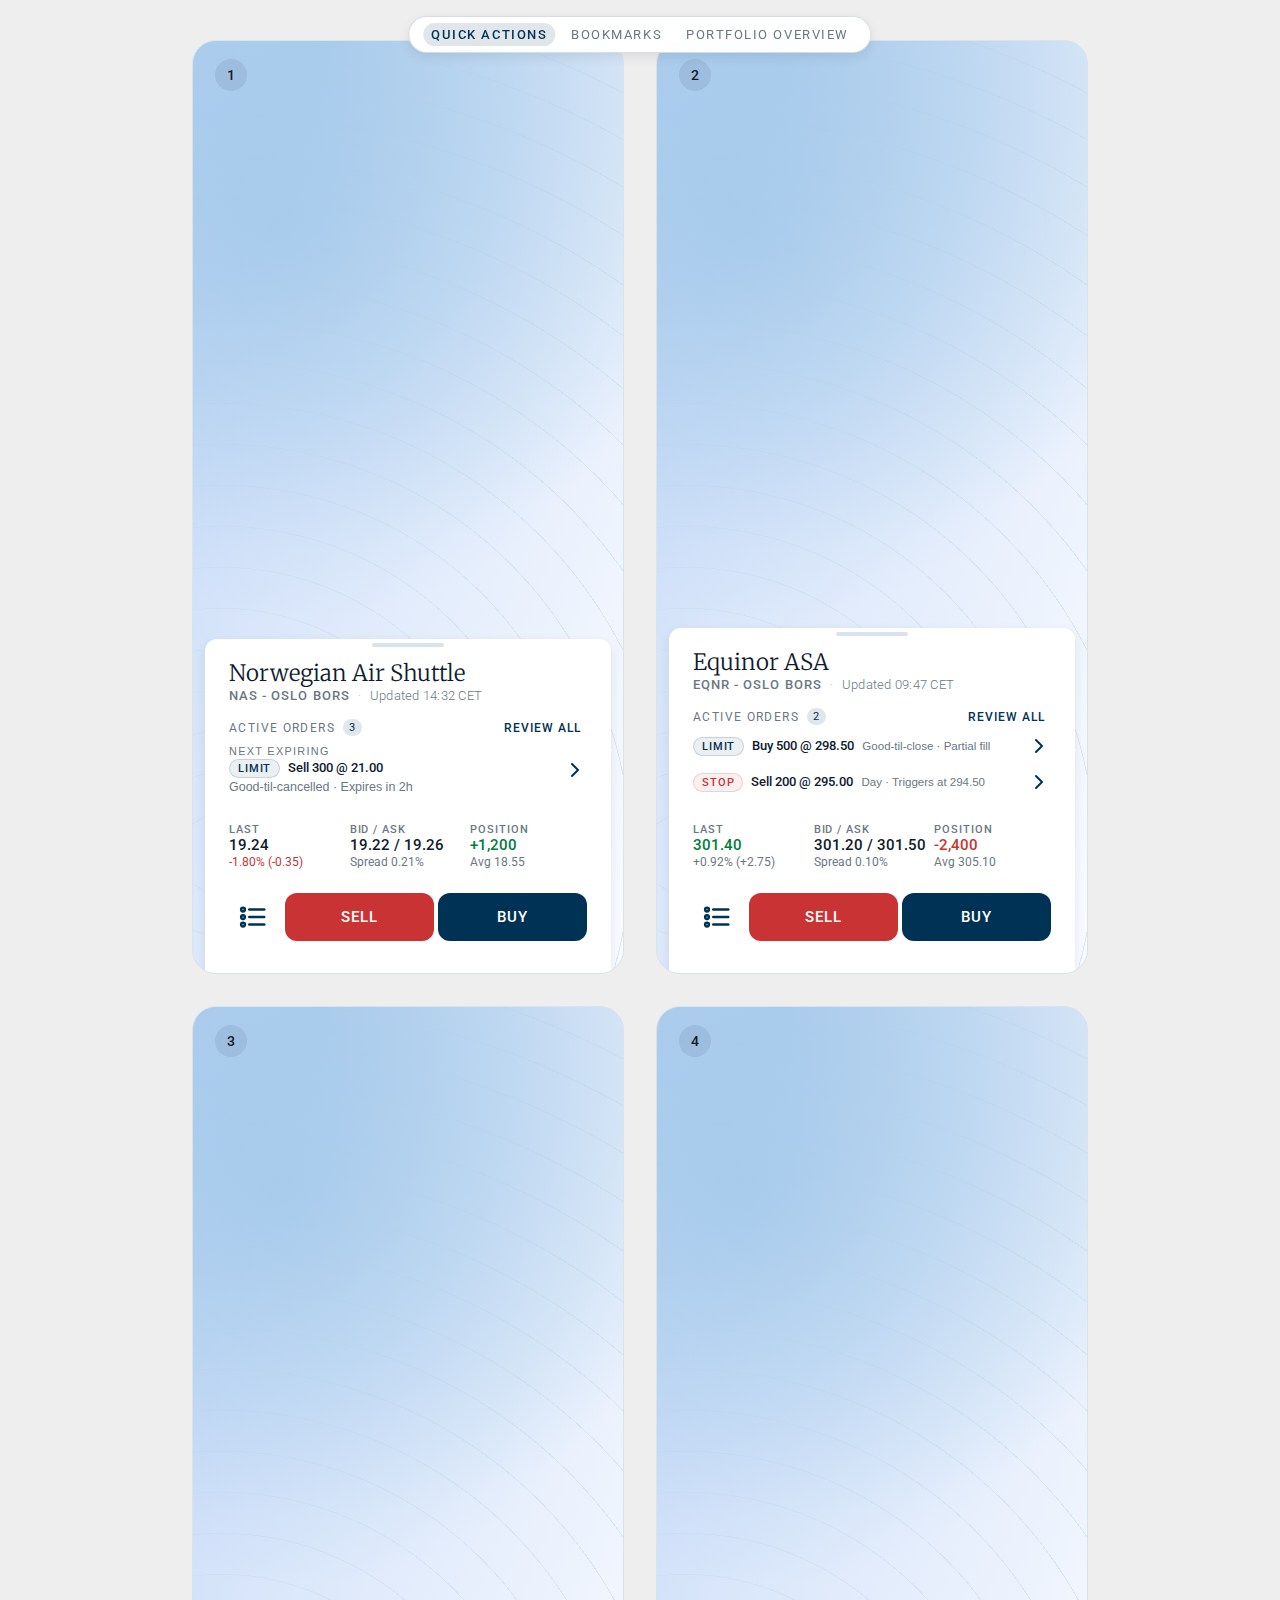
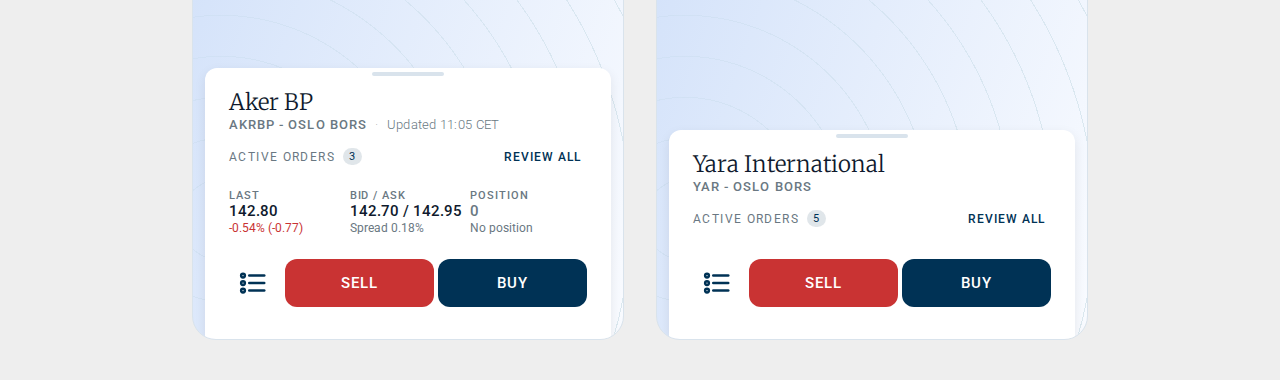
<file: index.html>
<!DOCTYPE html>
<html lang="en">
<head>
  <meta charset="UTF-8" />
  <meta http-equiv="refresh" content="0; url=app-prototype/quick-actions.html" />
  <title>Redirecting…</title>
  <script>
    window.location.replace('app-prototype/quick-actions.html');
  </script>
</head>
<body>
  <p>Redirecting to <a href="app-prototype/quick-actions.html">Quick actions</a>…</p>
</body>
</html>
</file>
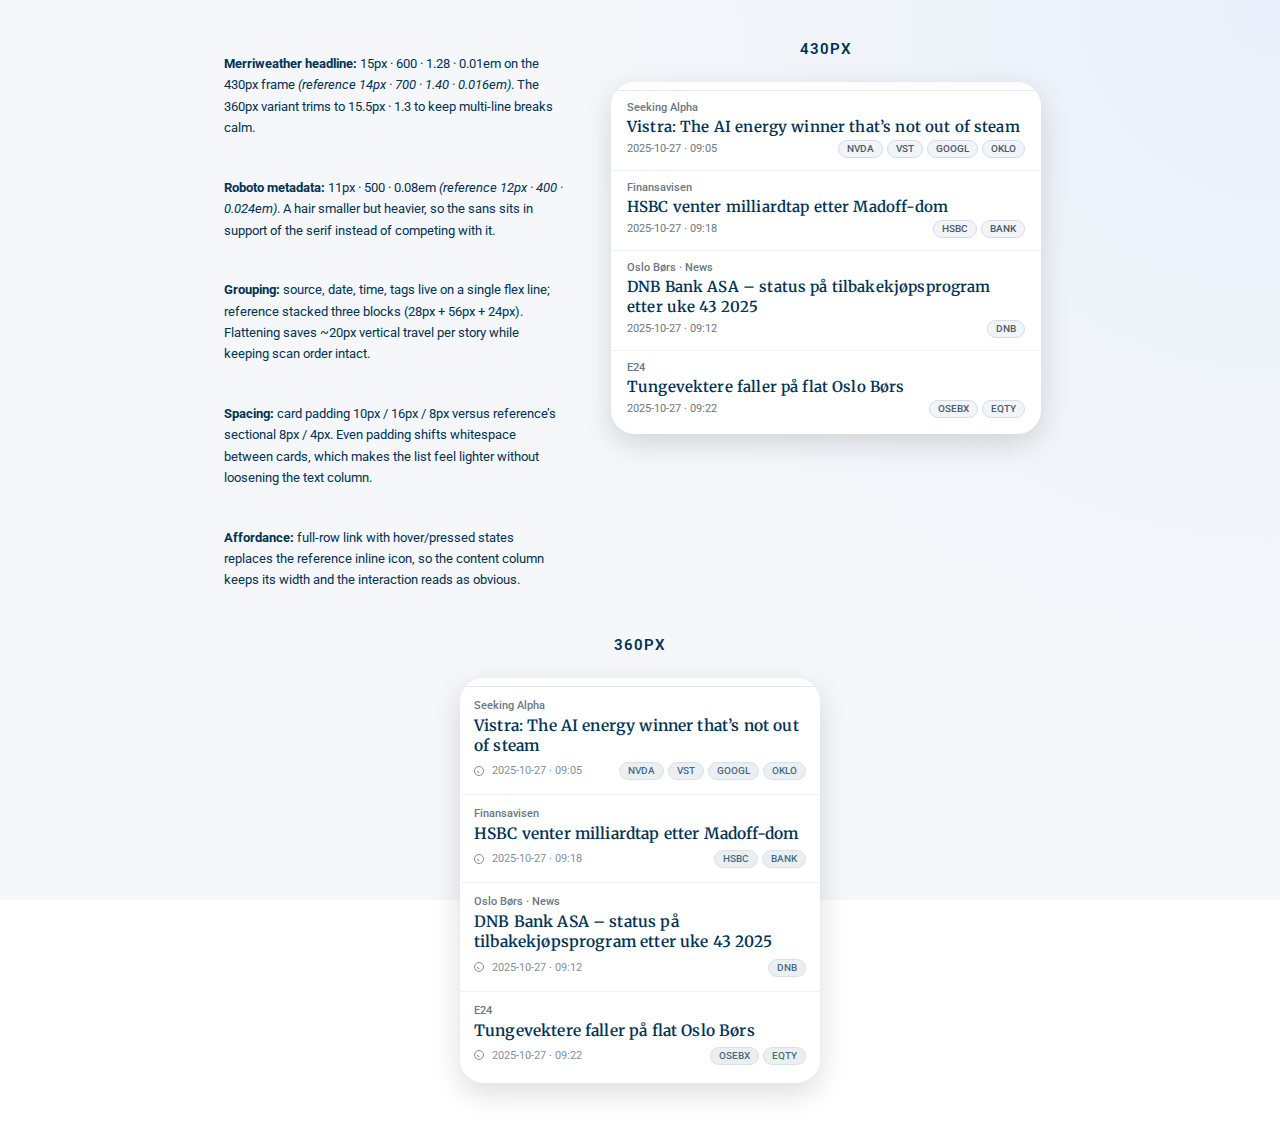
<file: news/index.html>
<!DOCTYPE html>
<html lang="en">
  <head>
    <meta charset="UTF-8" />
    <title>News List – Merriweather Compact Layout</title>
    <meta name="viewport" content="width=device-width, initial-scale=1" />

    <!-- Google Fonts -->
    <link
      href="https://fonts.googleapis.com/css2?family=Merriweather:wght@400;600&family=Roboto:wght@400;500;700&display=swap"
      rel="stylesheet"
    />

    <style>
      :root {
        --main-blue: #003255;
        --muted-blue: #6a7882;
        --card-bg: #ffffff;
        --chip-bg: #f1f4f8;
        --chip-border: #d4dde7;
        --chip-text: #4d5b68;
      }

      * {
        box-sizing: border-box;
      }

      body {
        margin: 0;
        padding: 24px 16px 40px;
        font-family: "Roboto", system-ui, -apple-system, BlinkMacSystemFont,
          "Segoe UI", sans-serif;
        background: radial-gradient(circle at top right, #e9f0fb 0, #f5f7fa 45%)
          fixed;
        color: var(--main-blue);
        display: flex;
        justify-content: center;
      }

      .typography-notes {
        flex: 1 1 320px;
        max-width: 340px;
        display: flex;
        flex-direction: column;
        gap: 12px;
        text-align: left;
        margin-bottom: 0;
      }

      .typography-notes__body {
        display: flex;
        flex-direction: column;
        gap: 12px;
        font-size: 13px;
        line-height: 1.65;
        color: var(--main-blue);
      }

      .demo-layout {
        display: flex;
        flex-wrap: wrap;
        gap: 32px;
        justify-content: center;
        align-items: flex-start;
        width: 100%;
      }

      .demo {
        flex: 1 1 360px;
        max-width: 460px;
        display: flex;
        flex-direction: column;
        align-items: center;
        gap: 12px;
      }

      .demo-title {
        margin: 0;
        font-size: 15px;
        font-weight: 600;
        color: var(--main-blue);
        letter-spacing: 0.08em;
        text-transform: uppercase;
      }

      .phone-shell {
        border-radius: 28px;
        padding: 12px 10px;
        display: flex;
        justify-content: center;
      }

      .sheet {
        border-radius: 24px;
        background: var(--card-bg);
        box-shadow: 0 10px 30px rgba(0, 0, 0, 0.14);
        padding: 8px 0 4px;
        overflow: hidden;
      }

      .sheet--430 {
        width: 430px;
      }

      .sheet--360 {
        width: 360px;
      }

      .news-list {
        border-top: 1px solid #e1e6f0;
      }

      .news-item {
        display: block;
        text-decoration: none;
        color: inherit;
        padding: 10px 16px 8px;
        border-bottom: 1px solid #edf1f8;
        transition: background 0.12s ease-out, transform 0.08s ease-out;
      }

      .news-item:last-child {
        border-bottom: none;
      }

      .news-item:hover {
        background: #f7f9fc;
        transform: translateY(-1px);
      }

      .news-source {
        font-size: 11px;
        font-weight: 500;
        color: var(--muted-blue);
        margin-bottom: 3px;
      }

      .news-title {
        margin: 0 0 4px;
        font-family: "Merriweather", "Times New Roman", serif;
        font-size: 15px;
        line-height: 1.28; /* kompakt, men lesbar */
        font-weight: 600;
        letter-spacing: 0.01em;
      }

      .news-meta-row {
        display: flex;
        justify-content: space-between;
        align-items: baseline;
        margin-bottom: 4px;
      }

      .news-datetime {
        font-size: 11px;
        color: var(--muted-blue);
      }

      .news-tags {
        display: flex;
        flex-wrap: wrap;
        gap: 4px;
      }

      .chip {
        font-size: 10px;
        padding: 2px 8px 3px;
        border-radius: 999px;
        background: var(--chip-bg);
        border: 1px solid var(--chip-border);
        color: var(--chip-text);
        font-weight: 500;
        white-space: nowrap;
      }

      .sheet--360 .news-item {
        display: block;
        padding: 12px 14px 10px;
      }

      .sheet--360 .news-source {
        margin-bottom: 4px;
      }

      .sheet--360 .news-meta-row {
        flex-direction: row;
        align-items: baseline;
        justify-content: space-between;
        gap: 12px;
      }

      .sheet--360 .news-title {
        font-size: 15.5px;
        line-height: 1.3;
        margin: 0 0 6px;
      }

      .sheet--360 .news-datetime {
        position: relative;
        display: inline-flex;
        align-items: center;
        padding-left: 18px;
        color: rgba(106, 120, 130, 0.85);
      }

      .sheet--360 .news-datetime::before {
        content: "";
        position: absolute;
        left: 0;
        top: 50%;
        transform: translateY(-50%);
        width: 8px;
        height: 8px;
        border: 1.2px solid currentColor;
        border-radius: 50%;
      }

      .sheet--360 .news-datetime::after {
        content: "";
        position: absolute;
        left: 3px;
        top: 50%;
        width: 3px;
        height: 1px;
        background: currentColor;
        transform-origin: left center;
        transform: translateY(-50%) rotate(42deg);
      }

      .sheet--360 .news-tags {
        gap: 4px;
      }

      .sheet--360 .chip {
        background: rgba(0, 50, 85, 0.08);
        border-color: rgba(0, 50, 85, 0.08);
        color: rgba(0, 50, 85, 0.72);
      }

      @media (min-width: 768px) {
        body {
          padding: 40px;
        }
      }
    </style>
  </head>
  <body>
    <div class="demo-layout">
      <section class="typography-notes" aria-label="Typography notes">
        <div class="typography-notes__body">
          <p><strong>Merriweather headline:</strong> 15px · 600 · 1.28 · 0.01em on the 430px frame <em>(reference 14px · 700 · 1.40 · 0.016em)</em>. The 360px variant trims to 15.5px · 1.3 to keep multi-line breaks calm.</p>
          <p><strong>Roboto metadata:</strong> 11px · 500 · 0.08em <em>(reference 12px · 400 · 0.024em)</em>. A hair smaller but heavier, so the sans sits in support of the serif instead of competing with it.</p>
          <p><strong>Grouping:</strong> source, date, time, tags live on a single flex line; reference stacked three blocks (28px + 56px + 24px). Flattening saves ~20px vertical travel per story while keeping scan order intact.</p>
          <p><strong>Spacing:</strong> card padding 10px / 16px / 8px versus reference’s sectional 8px / 4px. Even padding shifts whitespace between cards, which makes the list feel lighter without loosening the text column.</p>
          <p><strong>Affordance:</strong> full-row link with hover/pressed states replaces the reference inline icon, so the content column keeps its width and the interaction reads as obvious.</p>
        </div>
      </section>

      <section class="demo" aria-labelledby="demo-430-title">
        <h2 class="demo-title" id="demo-430-title">430px</h2>
        <div class="phone-shell">
          <div class="sheet sheet--430" aria-label="News bottom sheet – 430px">
            <div class="news-list">
              <a href="#" class="news-item">
                <div class="news-source">Seeking Alpha</div>
                <h3 class="news-title">
                  Vistra: The AI energy winner that’s not out of steam
                </h3>
                <div class="news-meta-row">
                  <span class="news-datetime">2025-10-27 · 09:05</span>
                  <div class="news-tags">
                    <span class="chip">NVDA</span>
                    <span class="chip">VST</span>
                    <span class="chip">GOOGL</span>
                    <span class="chip">OKLO</span>
                  </div>
                </div>
              </a>

              <a href="#" class="news-item">
                <div class="news-source">Finansavisen</div>
                <h3 class="news-title">
                  HSBC venter milliardtap etter Madoff-dom
                </h3>
                <div class="news-meta-row">
                  <span class="news-datetime">2025-10-27 · 09:18</span>
                  <div class="news-tags">
                    <span class="chip">HSBC</span>
                    <span class="chip">BANK</span>
                  </div>
                </div>
              </a>

              <a href="#" class="news-item">
                <div class="news-source">Oslo Børs · News</div>
                <h3 class="news-title">
                  DNB Bank ASA – status på tilbakekjøpsprogram etter uke 43 2025
                </h3>
                <div class="news-meta-row">
                  <span class="news-datetime">2025-10-27 · 09:12</span>
                  <div class="news-tags">
                    <span class="chip">DNB</span>
                  </div>
                </div>
              </a>

              <a href="#" class="news-item">
                <div class="news-source">E24</div>
                <h3 class="news-title">
                  Tungevektere faller på flat Oslo Børs
                </h3>
                <div class="news-meta-row">
                  <span class="news-datetime">2025-10-27 · 09:22</span>
                  <div class="news-tags">
                    <span class="chip">OSEBX</span>
                    <span class="chip">EQTY</span>
                  </div>
                </div>
              </a>
            </div>
          </div>
        </div>
      </section>

      <section class="demo" aria-labelledby="demo-360-title">
        <h2 class="demo-title" id="demo-360-title">360px</h2>
        <div class="phone-shell">
          <div class="sheet sheet--360" aria-label="News bottom sheet – 360px">
            <div class="news-list">
              <a href="#" class="news-item">
                <div class="news-source">Seeking Alpha</div>
                <h3 class="news-title">
                  Vistra: The AI energy winner that’s not out of steam
                </h3>
                <div class="news-meta-row">
                  <span class="news-datetime">2025-10-27 · 09:05</span>
                  <div class="news-tags">
                    <span class="chip">NVDA</span>
                    <span class="chip">VST</span>
                    <span class="chip">GOOGL</span>
                    <span class="chip">OKLO</span>
                  </div>
                </div>
              </a>

              <a href="#" class="news-item">
                <div class="news-source">Finansavisen</div>
                <h3 class="news-title">
                  HSBC venter milliardtap etter Madoff-dom
                </h3>
                <div class="news-meta-row">
                  <span class="news-datetime">2025-10-27 · 09:18</span>
                  <div class="news-tags">
                    <span class="chip">HSBC</span>
                    <span class="chip">BANK</span>
                  </div>
                </div>
              </a>

              <a href="#" class="news-item">
                <div class="news-source">Oslo Børs · News</div>
                <h3 class="news-title">
                  DNB Bank ASA – status på tilbakekjøpsprogram etter uke 43 2025
                </h3>
                <div class="news-meta-row">
                  <span class="news-datetime">2025-10-27 · 09:12</span>
                  <div class="news-tags">
                    <span class="chip">DNB</span>
                  </div>
                </div>
              </a>

              <a href="#" class="news-item">
                <div class="news-source">E24</div>
                <h3 class="news-title">
                  Tungevektere faller på flat Oslo Børs
                </h3>
                <div class="news-meta-row">
                  <span class="news-datetime">2025-10-27 · 09:22</span>
                  <div class="news-tags">
                    <span class="chip">OSEBX</span>
                    <span class="chip">EQTY</span>
                  </div>
                </div>
              </a>
            </div>
          </div>
        </div>
      </section>
    </div>
  </body>
</html>
</file>
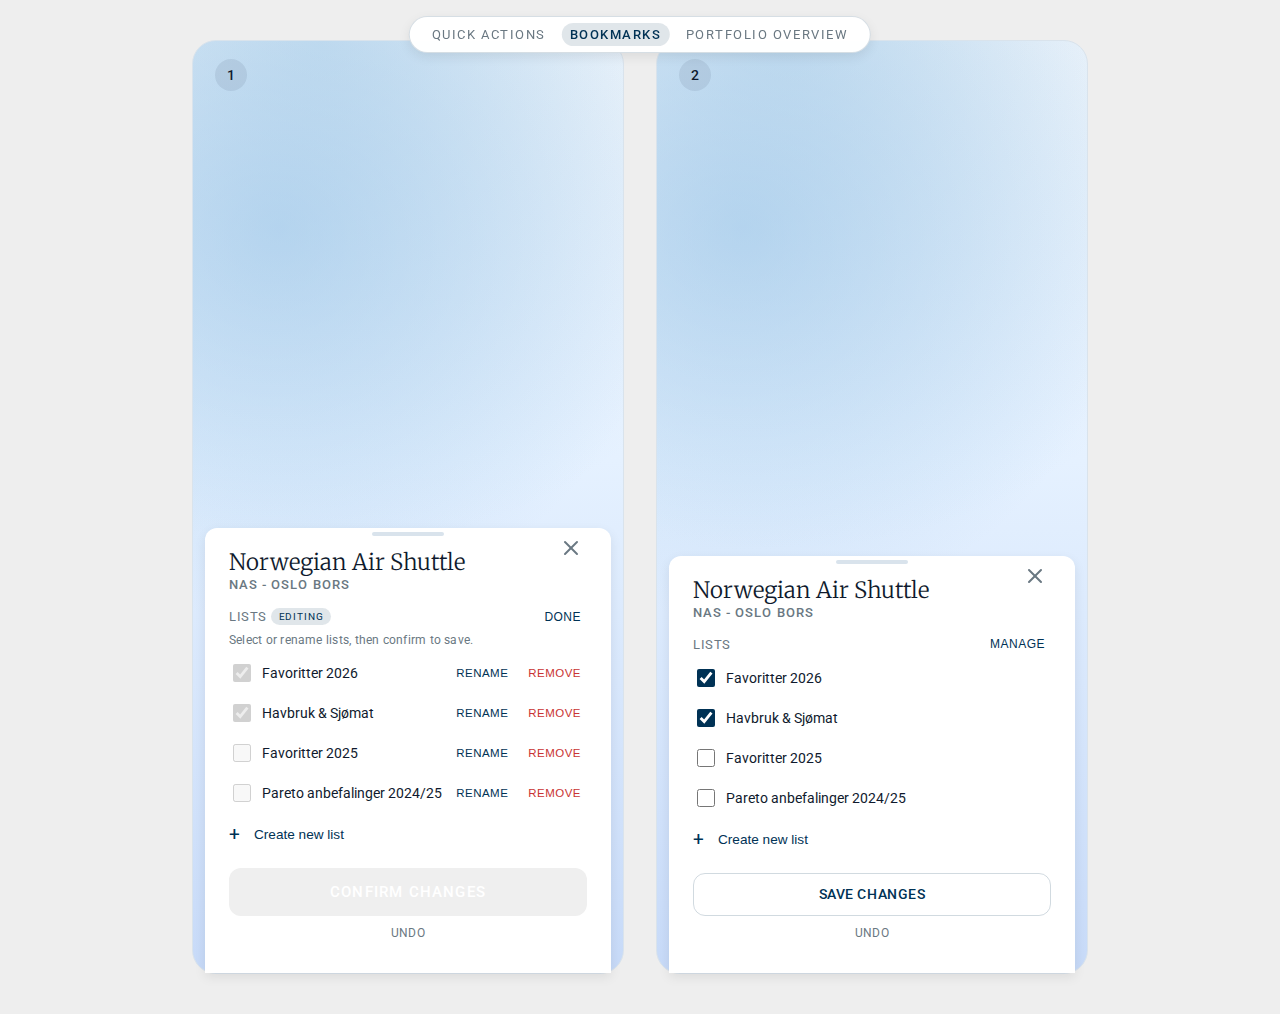
<file: bookmarks.html>
<!DOCTYPE html>
<html lang="en">
<head>
  <meta charset="UTF-8" />
  <meta name="viewport" content="width=device-width, initial-scale=1.0" />
  <title>List Management Sheet</title>
  <link rel="preconnect" href="https://fonts.gstatic.com" crossorigin />
  <link
    href="https://fonts.googleapis.com/css2?family=Merriweather:wght@300;700&family=Roboto:wght@300;500;600&display=swap"
    rel="stylesheet"
  />
  <link rel="stylesheet" href="src/style.css" />
</head>
<body class="demo-page">

  <nav class="variant-nav">
    <a href="quick-actions.html">Quick actions</a>
    <a href="bookmarks.html" aria-current="page">Bookmarks</a>
    <a href="portfolio-overview.html">Portfolio overview</a>
  </nav>

  <div class="phone-gallery">
    <div class="phone-frame">
      <span class="phone-label">1</span>
      <section class="action-sheet" role="dialog" aria-modal="true" aria-labelledby="lists-title">
        <header class="sheet-header">
          <div class="sheet-header__handle-wrapper">
            <div class="sheet-header__handle"></div>
          </div>

          <div class="sheet-header__top-row">
            <div class="sheet-header__info">
              <h1 class="instrument-name" id="lists-title">Norwegian Air Shuttle</h1>
              <div class="instrument-meta">
                <span class="instrument-ticker">NAS - Oslo Bors</span>
              </div>
            </div>
            <button class="sheet-header__close-btn" aria-label="Close">
              <svg
                class="icon-close"
                width="24"
                height="24"
                viewBox="0 0 24 24"
                fill="none"
                stroke="currentColor"
                stroke-width="2"
                stroke-linecap="round"
                stroke-linejoin="round"
              >
                <line x1="18" y1="6" x2="6" y2="18" />
                <line x1="6" y1="6" x2="18" y2="18" />
              </svg>
            </button>
          </div>
        </header>

        <div class="sheet-body">
          <section class="lists-panel lists-panel--editing" aria-label="Watchlists">
            <header class="lists-panel__header">
              <div class="lists-panel__title-group">
                <span class="lists-panel__title">Lists</span>
                <span class="lists-panel__mode">Editing</span>
              </div>
              <button class="lists-panel__done" type="button">Done</button>
            </header>

            <p class="lists-panel__hint">Select or rename lists, then confirm to save.</p>

            <div class="lists-panel__body">
              <div class="lists-panel__row">
                <label class="lists-panel__checkbox" for="list-2026">
                  <input type="checkbox" id="list-2026" checked disabled />
                  <span class="lists-panel__name">Favoritter 2026</span>
                </label>
                <div class="lists-panel__actions">
                  <button class="lists-panel__action" type="button">Rename</button>
                  <button class="lists-panel__action lists-panel__action--remove" type="button">Remove</button>
                </div>
              </div>

              <div class="lists-panel__row">
                <label class="lists-panel__checkbox" for="list-seafood">
                  <input type="checkbox" id="list-seafood" checked disabled />
                  <span class="lists-panel__name">Havbruk &amp; Sj&oslash;mat</span>
                </label>
                <div class="lists-panel__actions">
                  <button class="lists-panel__action" type="button">Rename</button>
                  <button class="lists-panel__action lists-panel__action--remove" type="button">Remove</button>
                </div>
              </div>

              <div class="lists-panel__row">
                <label class="lists-panel__checkbox" for="list-2025">
                  <input type="checkbox" id="list-2025" disabled />
                  <span class="lists-panel__name">Favoritter 2025</span>
                </label>
                <div class="lists-panel__actions">
                  <button class="lists-panel__action" type="button">Rename</button>
                  <button class="lists-panel__action lists-panel__action--remove" type="button">Remove</button>
                </div>
              </div>

              <div class="lists-panel__row">
                <label class="lists-panel__checkbox" for="list-research">
                  <input type="checkbox" id="list-research" disabled />
                  <span class="lists-panel__name">Pareto anbefalinger 2024/25</span>
                </label>
                <div class="lists-panel__actions">
                  <button class="lists-panel__action" type="button">Rename</button>
                  <button class="lists-panel__action lists-panel__action--remove" type="button">Remove</button>
                </div>
              </div>

              <div class="lists-panel__row lists-panel__row--new">
                <span class="lists-panel__plus" aria-hidden="true">+</span>
                <button class="lists-panel__create" type="button">Create new list</button>
              </div>
            </div>
          </section>

          <div class="lists-actions" role="group" aria-label="List actions">
            <button class="btn-primary lists-actions__confirm" type="button">
              <span class="btn-primary__text">Confirm changes</span>
            </button>
            <button class="lists-actions__undo" type="button">Undo</button>
          </div>
        </div>
      </section>
    </div>

    <div class="phone-frame">
      <span class="phone-label">2</span>
      <section class="action-sheet" role="dialog" aria-modal="true" aria-labelledby="lists-title-view">
        <header class="sheet-header">
          <div class="sheet-header__handle-wrapper">
            <div class="sheet-header__handle"></div>
          </div>

          <div class="sheet-header__top-row">
            <div class="sheet-header__info">
              <h1 class="instrument-name" id="lists-title-view">Norwegian Air Shuttle</h1>
              <div class="instrument-meta">
                <span class="instrument-ticker">NAS - Oslo Bors</span>
              </div>
            </div>
            <button class="sheet-header__close-btn" aria-label="Close">
              <svg
                class="icon-close"
                width="24"
                height="24"
                viewBox="0 0 24 24"
                fill="none"
                stroke="currentColor"
                stroke-width="2"
                stroke-linecap="round"
                stroke-linejoin="round"
              >
                <line x1="18" y1="6" x2="6" y2="18" />
                <line x1="6" y1="6" x2="18" y2="18" />
              </svg>
            </button>
          </div>
        </header>

        <div class="sheet-body">
          <section class="lists-panel lists-panel--view" aria-label="Watchlists">
            <header class="lists-panel__header">
              <span class="lists-panel__title">Lists</span>
              <div class="lists-panel__cta">
                <button class="lists-panel__manage" type="button">Manage</button>
              </div>
            </header>

            <div class="lists-panel__body">
              <label class="lists-panel__row">
                <span class="lists-panel__checkbox">
                  <input type="checkbox" checked />
                  <span class="lists-panel__name">Favoritter 2026</span>
                </span>
              </label>
              <label class="lists-panel__row">
                <span class="lists-panel__checkbox">
                  <input type="checkbox" checked />
                  <span class="lists-panel__name">Havbruk &amp; Sj&oslash;mat</span>
                </span>
              </label>
              <label class="lists-panel__row">
                <span class="lists-panel__checkbox">
                  <input type="checkbox" />
                  <span class="lists-panel__name">Favoritter 2025</span>
                </span>
              </label>
              <label class="lists-panel__row">
                <span class="lists-panel__checkbox">
                  <input type="checkbox" />
                  <span class="lists-panel__name">Pareto anbefalinger 2024/25</span>
                </span>
              </label>
              <div class="lists-panel__row lists-panel__row--new">
                <span class="lists-panel__plus" aria-hidden="true">+</span>
                <button class="lists-panel__create" type="button">Create new list</button>
              </div>
            </div>
          </section>

          <div class="lists-actions" role="group" aria-label="List actions">
            <button class="lists-actions__confirm lists-actions__confirm--ghost" type="button">
              Save changes
            </button>
            <button class="lists-actions__undo" type="button">Undo</button>
          </div>
        </div>
      </section>
    </div>
  </div>

</body>
</html>
</file>
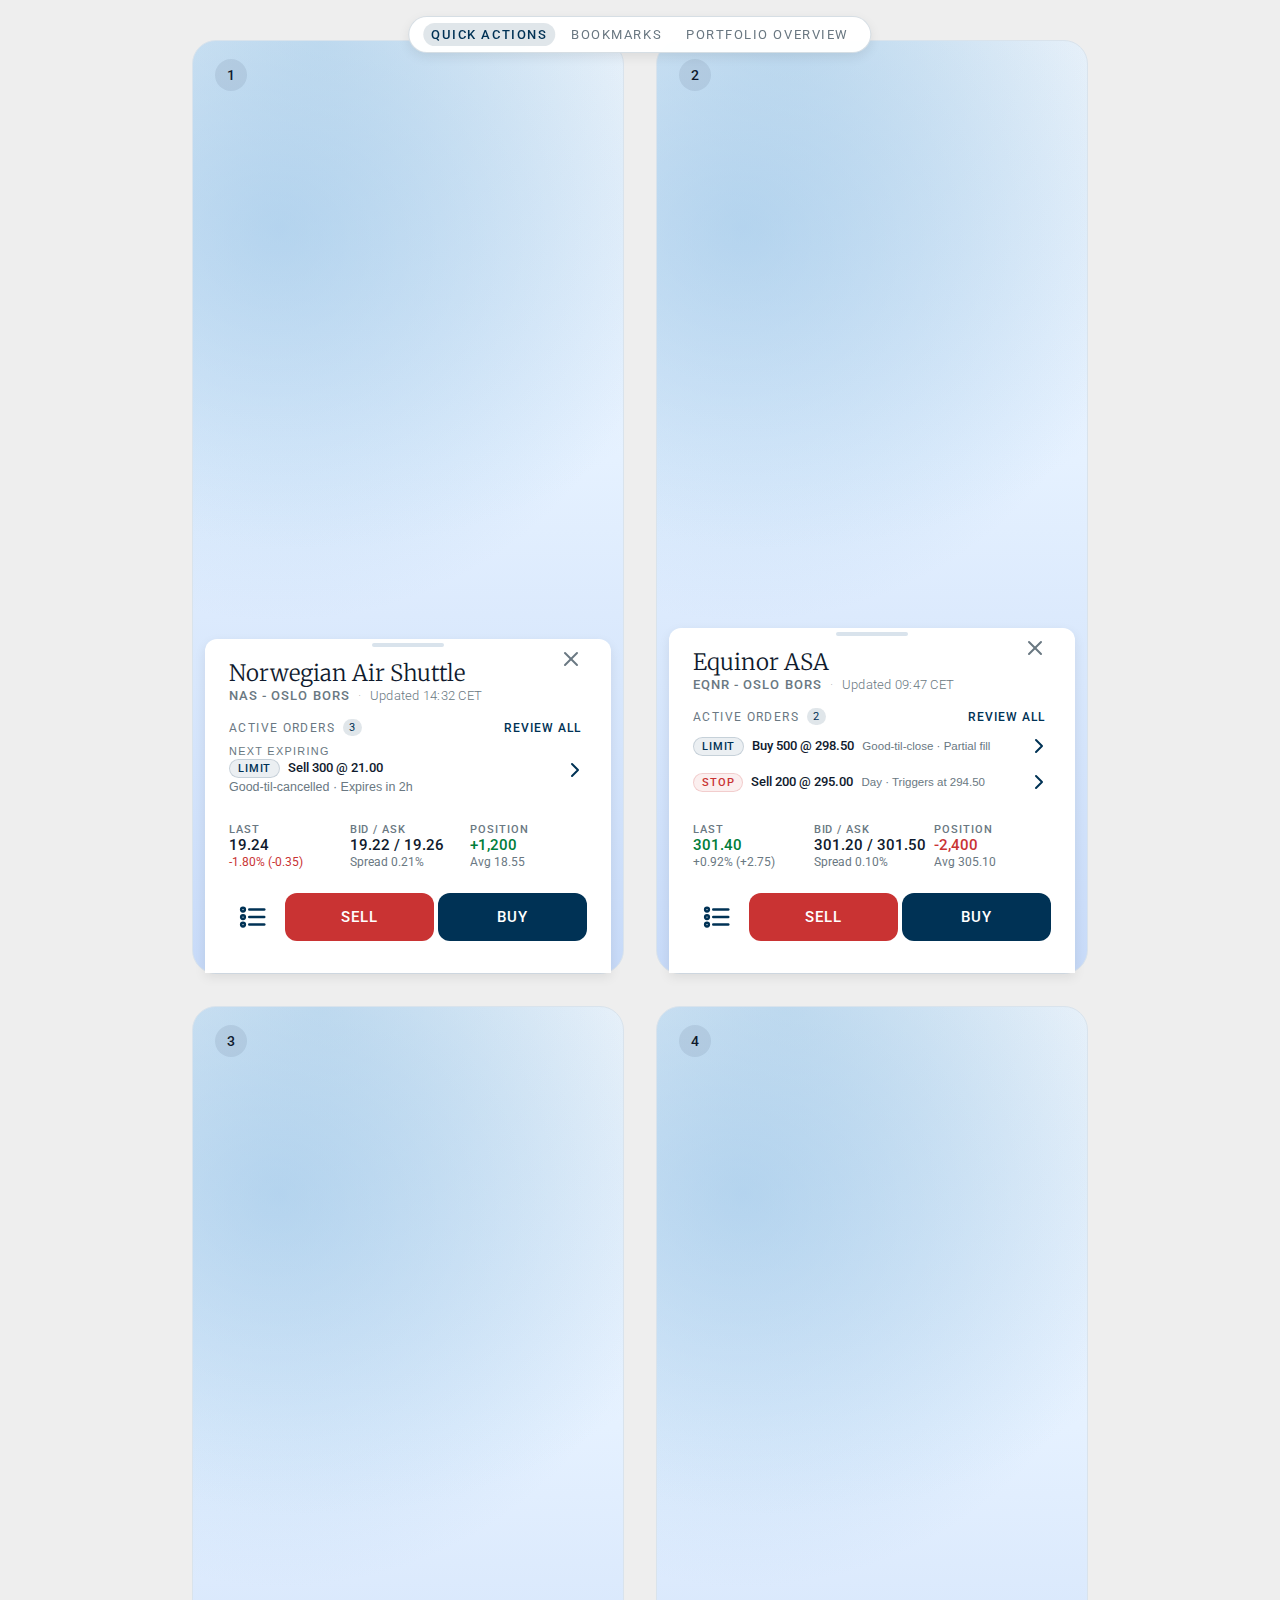
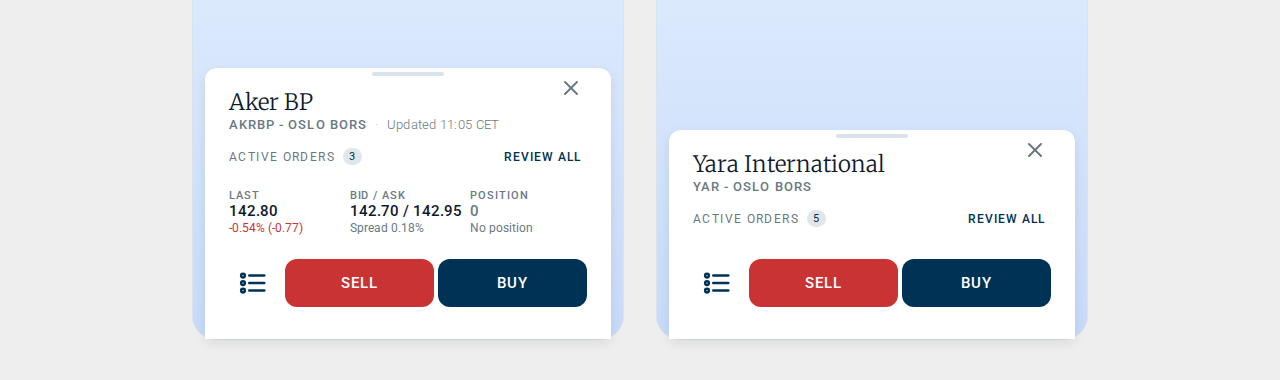
<file: quick-actions.html>
<!DOCTYPE html>
<html lang="en">
<head>
  <meta charset="UTF-8" />
  <meta name="viewport" content="width=device-width, initial-scale=1.0" />
  <title>Bottom Action Sheet</title>

  <!-- Merriweather + Roboto -->
  <link rel="preconnect" href="https://fonts.gstatic.com" crossorigin />
  <link
    href="https://fonts.googleapis.com/css2?family=Merriweather:wght@300;700&family=Roboto:wght@300;500;600&display=swap"
    rel="stylesheet"
  />

  <link rel="stylesheet" href="src/style.css" />
</head>
<body class="demo-page">

  <nav class="variant-nav">
    <a href="quick-actions.html" aria-current="page">Quick actions</a>
    <a href="bookmarks.html">Bookmarks</a>
    <a href="portfolio-overview.html">Portfolio overview</a>
  </nav>

  <div class="phone-gallery">
    <div class="phone-frame">
      <span class="phone-label">1</span>
      <section class="action-sheet" role="dialog" aria-modal="true">
        <header class="sheet-header">
          <div class="sheet-header__handle-wrapper">
            <div class="sheet-header__handle"></div>
          </div>

          <div class="sheet-header__top-row">
            <div class="sheet-header__info">
              <h1 class="instrument-name">Norwegian Air Shuttle</h1>
              <div class="instrument-meta">
                <span class="instrument-ticker">NAS - Oslo Bors</span>
                <span class="instrument-updated">Updated 14:32 CET</span>
              </div>
            </div>
            <button class="sheet-header__close-btn" aria-label="Close">
              <svg
                class="icon-close"
                width="24"
                height="24"
                viewBox="0 0 24 24"
                fill="none"
                stroke="currentColor"
                stroke-width="2"
                stroke-linecap="round"
                stroke-linejoin="round"
              >
                <line x1="18" y1="6" x2="6" y2="18" />
                <line x1="6" y1="6" x2="18" y2="18" />
              </svg>
            </button>
          </div>
        </header>

        <div class="sheet-body">
          <section class="orders-panel" aria-label="Active orders">
            <header class="orders-panel__header">
              <div class="orders-panel__title-group">
                <span class="orders-panel__title">Active orders</span>
                <span class="orders-panel__count-chip">3</span>
              </div>
              <button class="orders-panel__link" type="button">Review all</button>
            </header>

            <ul class="orders-panel__list">
              <li>
              <button class="orders-card" type="button" aria-label="Modify order Sell 300 @ 21.00">
                <div class="orders-card__body">
                  <span class="orders-card__label">Next expiring</span>
                  <div class="orders-card__headline">
                    <span class="orders-card__badge orders-card__badge--limit">Limit</span>
                    <span class="orders-card__main">Sell 300 @ 21.00</span>
                  </div>
                  <span class="orders-card__meta">Good-til-cancelled &middot; Expires in 2h</span>
                </div>
                  <span class="orders-card__icon" aria-hidden="true">
                    <svg
                      class="icon-chevron"
                      width="20"
                      height="20"
                      viewBox="0 0 24 24"
                      fill="none"
                      stroke="currentColor"
                      stroke-width="2"
                      stroke-linecap="round"
                      stroke-linejoin="round"
                    >
                      <polyline points="9 18 15 12 9 6" />
                    </svg>
                  </span>
                </button>
              </li>
            </ul>
          </section>

          <section class="market-grid" aria-label="Market snapshot">
            <div class="market-grid__item">
              <span class="market-grid__label">Last</span>
              <div class="market-grid__value">19.24</div>
              <span class="market-grid__sub market-grid__sub--down">-1.80% (-0.35)</span>
            </div>
            <div class="market-grid__item">
              <span class="market-grid__label">Bid / Ask</span>
              <div class="market-grid__value">19.22 / 19.26</div>
              <span class="market-grid__sub">Spread 0.21%</span>
            </div>
            <div class="market-grid__item">
              <span class="market-grid__label">Position</span>
              <div class="market-grid__value market-grid__value--up">+1,200</div>
              <span class="market-grid__sub">Avg 18.55</span>
            </div>
          </section>

          <div class="primary-actions" role="group" aria-label="Quick actions">
            <button class="list-manager" type="button" aria-label="Assign to lists">
              <svg
                class="icon-list"
                width="20"
                height="20"
                viewBox="0 0 24 24"
                fill="none"
                stroke="currentColor"
                stroke-width="2"
                stroke-linecap="round"
                stroke-linejoin="round"
              >
                <line x1="9" y1="6" x2="21" y2="6" />
                <line x1="9" y1="12" x2="21" y2="12" />
                <line x1="9" y1="18" x2="21" y2="18" />
                <circle cx="4" cy="6" r="1.5" />
                <circle cx="4" cy="12" r="1.5" />
                <circle cx="4" cy="18" r="1.5" />
              </svg>
            </button>
            <div class="trade-actions" role="group" aria-label="Place order">
              <button class="btn-primary btn-sell" type="button">
                <span class="btn-primary__text">Sell</span>
              </button>
              <button class="btn-primary btn-buy" type="button">
                <span class="btn-primary__text">Buy</span>
              </button>
            </div>
          </div>
        </div>
      </section>
    </div>

    <div class="phone-frame">
      <span class="phone-label">2</span>
      <section class="action-sheet" role="dialog" aria-modal="true">
        <header class="sheet-header">
          <div class="sheet-header__handle-wrapper">
            <div class="sheet-header__handle"></div>
          </div>

          <div class="sheet-header__top-row">
            <div class="sheet-header__info">
              <h1 class="instrument-name">Equinor ASA</h1>
              <div class="instrument-meta">
                <span class="instrument-ticker">EQNR - Oslo Bors</span>
                <span class="instrument-updated">Updated 09:47 CET</span>
              </div>
            </div>
            <button class="sheet-header__close-btn" aria-label="Close">
              <svg
                class="icon-close"
                width="24"
                height="24"
                viewBox="0 0 24 24"
                fill="none"
                stroke="currentColor"
                stroke-width="2"
                stroke-linecap="round"
                stroke-linejoin="round"
              >
                <line x1="18" y1="6" x2="6" y2="18" />
                <line x1="6" y1="6" x2="18" y2="18" />
              </svg>
            </button>
          </div>
        </header>

        <div class="sheet-body">
          <section class="orders-panel" aria-label="Active orders">
            <header class="orders-panel__header">
              <div class="orders-panel__title-group">
                <span class="orders-panel__title">Active orders</span>
                <span class="orders-panel__count-chip">2</span>
              </div>
              <button class="orders-panel__link" type="button">Review all</button>
            </header>

            <ul class="orders-panel__list">
              <li>
                <button class="orders-card orders-card--inline" type="button" aria-label="Modify order Buy 500 @ 298.50">
                  <div class="orders-card__body">
                    <div class="orders-card__headline">
                      <span class="orders-card__badge orders-card__badge--limit">Limit</span>
                      <span class="orders-card__main">Buy 500 @ 298.50</span>
                      <span class="orders-card__meta">Good-til-close &middot; Partial fill</span>
                    </div>
                  </div>
                  <span class="orders-card__icon" aria-hidden="true">
                    <svg
                      class="icon-chevron"
                      width="20"
                      height="20"
                      viewBox="0 0 24 24"
                      fill="none"
                      stroke="currentColor"
                      stroke-width="2"
                      stroke-linecap="round"
                      stroke-linejoin="round"
                    >
                      <polyline points="9 18 15 12 9 6" />
                    </svg>
                  </span>
                </button>
              </li>
              <li>
                <button class="orders-card orders-card--inline" type="button" aria-label="Modify order Stop 200 @ 295.00">
                  <div class="orders-card__body">
                    <div class="orders-card__headline">
                      <span class="orders-card__badge orders-card__badge--stop">Stop</span>
                      <span class="orders-card__main">Sell 200 @ 295.00</span>
                      <span class="orders-card__meta">Day &middot; Triggers at 294.50</span>
                    </div>
                  </div>
                  <span class="orders-card__icon" aria-hidden="true">
                    <svg
                      class="icon-chevron"
                      width="20"
                      height="20"
                      viewBox="0 0 24 24"
                      fill="none"
                      stroke="currentColor"
                      stroke-width="2"
                      stroke-linecap="round"
                      stroke-linejoin="round"
                    >
                      <polyline points="9 18 15 12 9 6" />
                    </svg>
                  </span>
                </button>
              </li>
            </ul>
          </section>

          <section class="market-grid" aria-label="Market snapshot">
            <div class="market-grid__item">
              <span class="market-grid__label">Last</span>
              <div class="market-grid__value market-grid__value--up">301.40</div>
              <span class="market-grid__sub market-grid__sub--up">+0.92% (+2.75)</span>
            </div>
            <div class="market-grid__item">
              <span class="market-grid__label">Bid / Ask</span>
              <div class="market-grid__value">301.20 / 301.50</div>
              <span class="market-grid__sub">Spread 0.10%</span>
            </div>
            <div class="market-grid__item">
              <span class="market-grid__label">Position</span>
              <div class="market-grid__value market-grid__value--down">-2,400</div>
              <span class="market-grid__sub">Avg 305.10</span>
            </div>
          </section>

          <div class="primary-actions" role="group" aria-label="Quick actions">
            <button class="list-manager" type="button" aria-label="Assign to lists">
              <svg
                class="icon-list"
                width="20"
                height="20"
                viewBox="0 0 24 24"
                fill="none"
                stroke="currentColor"
                stroke-width="2"
                stroke-linecap="round"
                stroke-linejoin="round"
              >
                <line x1="9" y1="6" x2="21" y2="6" />
                <line x1="9" y1="12" x2="21" y2="12" />
                <line x1="9" y1="18" x2="21" y2="18" />
                <circle cx="4" cy="6" r="1.5" />
                <circle cx="4" cy="12" r="1.5" />
                <circle cx="4" cy="18" r="1.5" />
              </svg>
            </button>
            <div class="trade-actions" role="group" aria-label="Place order">
              <button class="btn-primary btn-sell" type="button">
                <span class="btn-primary__text">Sell</span>
              </button>
              <button class="btn-primary btn-buy" type="button">
                <span class="btn-primary__text">Buy</span>
              </button>
            </div>
          </div>
        </div>
      </section>
    </div>

    <div class="phone-frame">
      <span class="phone-label">3</span>
      <section class="action-sheet" role="dialog" aria-modal="true">
        <header class="sheet-header">
          <div class="sheet-header__handle-wrapper">
            <div class="sheet-header__handle"></div>
          </div>

          <div class="sheet-header__top-row">
            <div class="sheet-header__info">
              <h1 class="instrument-name">Aker BP</h1>
              <div class="instrument-meta">
                <span class="instrument-ticker">AKRBP - Oslo Bors</span>
                <span class="instrument-updated">Updated 11:05 CET</span>
              </div>
            </div>
            <button class="sheet-header__close-btn" aria-label="Close">
              <svg
                class="icon-close"
                width="24"
                height="24"
                viewBox="0 0 24 24"
                fill="none"
                stroke="currentColor"
                stroke-width="2"
                stroke-linecap="round"
                stroke-linejoin="round"
              >
                <line x1="18" y1="6" x2="6" y2="18" />
                <line x1="6" y1="6" x2="18" y2="18" />
              </svg>
            </button>
          </div>
        </header>

        <div class="sheet-body">
          <section class="orders-panel" aria-label="Active orders">
            <header class="orders-panel__header">
              <div class="orders-panel__title-group">
                <span class="orders-panel__title">Active orders</span>
                <span class="orders-panel__count-chip">3</span>
              </div>
              <button class="orders-panel__link" type="button">Review all</button>
            </header>

          </section>

          <section class="market-grid" aria-label="Market snapshot">
            <div class="market-grid__item">
              <span class="market-grid__label">Last</span>
              <div class="market-grid__value">142.80</div>
              <span class="market-grid__sub market-grid__sub--down">-0.54% (-0.77)</span>
            </div>
            <div class="market-grid__item">
              <span class="market-grid__label">Bid / Ask</span>
              <div class="market-grid__value">142.70 / 142.95</div>
              <span class="market-grid__sub">Spread 0.18%</span>
            </div>
            <div class="market-grid__item">
              <span class="market-grid__label">Position</span>
              <div class="market-grid__value market-grid__value--even">0</div>
              <span class="market-grid__sub">No position</span>
            </div>
          </section>

          <div class="primary-actions" role="group" aria-label="Quick actions">
            <button class="list-manager" type="button" aria-label="Assign to lists">
              <svg
                class="icon-list"
                width="20"
                height="20"
                viewBox="0 0 24 24"
                fill="none"
                stroke="currentColor"
                stroke-width="2"
                stroke-linecap="round"
                stroke-linejoin="round"
              >
                <line x1="9" y1="6" x2="21" y2="6" />
                <line x1="9" y1="12" x2="21" y2="12" />
                <line x1="9" y1="18" x2="21" y2="18" />
                <circle cx="4" cy="6" r="1.5" />
                <circle cx="4" cy="12" r="1.5" />
                <circle cx="4" cy="18" r="1.5" />
              </svg>
            </button>
            <div class="trade-actions" role="group" aria-label="Place order">
              <button class="btn-primary btn-sell" type="button">
                <span class="btn-primary__text">Sell</span>
              </button>
              <button class="btn-primary btn-buy" type="button">
                <span class="btn-primary__text">Buy</span>
              </button>
            </div>
          </div>
        </div>
      </section>
    </div>

    <div class="phone-frame">
      <span class="phone-label">4</span>
      <section class="action-sheet" role="dialog" aria-modal="true">
        <header class="sheet-header">
          <div class="sheet-header__handle-wrapper">
            <div class="sheet-header__handle"></div>
          </div>

          <div class="sheet-header__top-row">
            <div class="sheet-header__info">
              <h1 class="instrument-name">Yara International</h1>
              <div class="instrument-meta">
                <span class="instrument-ticker">YAR - Oslo Bors</span>
              </div>
            </div>
            <button class="sheet-header__close-btn" aria-label="Close">
              <svg
                class="icon-close"
                width="24"
                height="24"
                viewBox="0 0 24 24"
                fill="none"
                stroke="currentColor"
                stroke-width="2"
                stroke-linecap="round"
                stroke-linejoin="round"
              >
                <line x1="18" y1="6" x2="6" y2="18" />
                <line x1="6" y1="6" x2="18" y2="18" />
              </svg>
            </button>
          </div>
        </header>

        <div class="sheet-body">
          <section class="orders-panel orders-panel--spacious" aria-label="Active orders">
            <header class="orders-panel__header">
              <div class="orders-panel__title-group">
                <span class="orders-panel__title">Active orders</span>
                <span class="orders-panel__count-chip">5</span>
              </div>
              <button class="orders-panel__link" type="button">Review all</button>
            </header>
          </section>

          <div class="primary-actions" role="group" aria-label="Quick actions">
            <button class="list-manager" type="button" aria-label="Assign to lists">
              <svg
                class="icon-list"
                width="20"
                height="20"
                viewBox="0 0 24 24"
                fill="none"
                stroke="currentColor"
                stroke-width="2"
                stroke-linecap="round"
                stroke-linejoin="round"
              >
                <line x1="9" y1="6" x2="21" y2="6" />
                <line x1="9" y1="12" x2="21" y2="12" />
                <line x1="9" y1="18" x2="21" y2="18" />
                <circle cx="4" cy="6" r="1.5" />
                <circle cx="4" cy="12" r="1.5" />
                <circle cx="4" cy="18" r="1.5" />
              </svg>
            </button>
            <div class="trade-actions" role="group" aria-label="Place order">
              <button class="btn-primary btn-sell" type="button">
                <span class="btn-primary__text">Sell</span>
              </button>
              <button class="btn-primary btn-buy" type="button">
                <span class="btn-primary__text">Buy</span>
              </button>
            </div>
          </div>
        </div>
      </section>
    </div>
  </div>

</body>
</html>
</file>
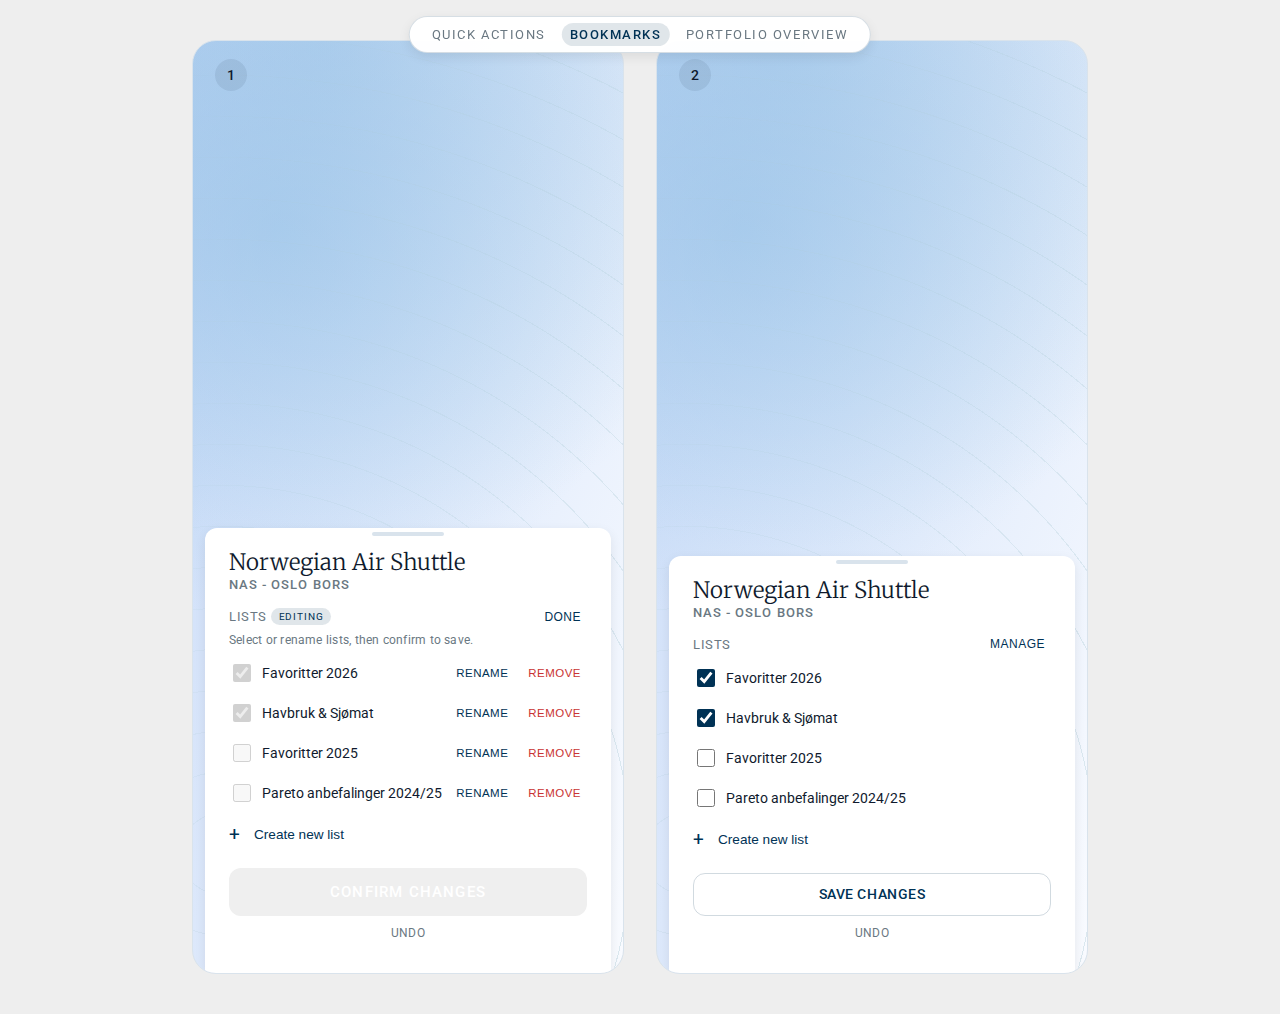
<file: app-prototype/bookmarks.html>
<!DOCTYPE html>
<html lang="en">
<head>
  <meta charset="UTF-8" />
  <meta name="viewport" content="width=device-width, initial-scale=1.0" />
  <title>List Management Sheet</title>
  <link rel="preconnect" href="https://fonts.gstatic.com" crossorigin />
  <link
    href="https://fonts.googleapis.com/css2?family=Merriweather:wght@300;700&family=Roboto:wght@300;500;600&display=swap"
    rel="stylesheet"
  />
  <link rel="stylesheet" href="src/style.css" />
</head>
<body class="demo-page">

  <nav class="variant-nav">
    <a href="quick-actions.html">Quick actions</a>
    <a href="bookmarks.html" aria-current="page">Bookmarks</a>
    <a href="portfolio-overview.html">Portfolio overview</a>
  </nav>

  <div class="phone-gallery">
    <div class="phone-frame">
      <span class="phone-label">1</span>
      <section class="action-sheet" role="dialog" aria-modal="true" aria-labelledby="lists-title">
        <header class="sheet-header">
          <div class="sheet-header__handle-wrapper">
            <div class="sheet-header__handle"></div>
          </div>

          <div class="sheet-header__top-row">
            <div class="sheet-header__info">
              <h1 class="instrument-name" id="lists-title">Norwegian Air Shuttle</h1>
              <div class="instrument-meta">
                <span class="instrument-ticker">NAS - Oslo Bors</span>
              </div>
            </div>
          </div>
        </header>

        <div class="sheet-body">
          <section class="lists-panel lists-panel--editing" aria-label="Watchlists">
            <header class="lists-panel__header">
              <div class="lists-panel__title-group">
                <span class="lists-panel__title">Lists</span>
                <span class="lists-panel__mode">Editing</span>
              </div>
              <button class="lists-panel__done" type="button">Done</button>
            </header>

            <p class="lists-panel__hint">Select or rename lists, then confirm to save.</p>

            <div class="lists-panel__body">
              <div class="lists-panel__row">
                <label class="lists-panel__checkbox" for="list-2026">
                  <input type="checkbox" id="list-2026" checked disabled />
                  <span class="lists-panel__name">Favoritter 2026</span>
                </label>
                <div class="lists-panel__actions">
                  <button class="lists-panel__action" type="button">Rename</button>
                  <button class="lists-panel__action lists-panel__action--remove" type="button">Remove</button>
                </div>
              </div>

              <div class="lists-panel__row">
                <label class="lists-panel__checkbox" for="list-seafood">
                  <input type="checkbox" id="list-seafood" checked disabled />
                  <span class="lists-panel__name">Havbruk &amp; Sj&oslash;mat</span>
                </label>
                <div class="lists-panel__actions">
                  <button class="lists-panel__action" type="button">Rename</button>
                  <button class="lists-panel__action lists-panel__action--remove" type="button">Remove</button>
                </div>
              </div>

              <div class="lists-panel__row">
                <label class="lists-panel__checkbox" for="list-2025">
                  <input type="checkbox" id="list-2025" disabled />
                  <span class="lists-panel__name">Favoritter 2025</span>
                </label>
                <div class="lists-panel__actions">
                  <button class="lists-panel__action" type="button">Rename</button>
                  <button class="lists-panel__action lists-panel__action--remove" type="button">Remove</button>
                </div>
              </div>

              <div class="lists-panel__row">
                <label class="lists-panel__checkbox" for="list-research">
                  <input type="checkbox" id="list-research" disabled />
                  <span class="lists-panel__name">Pareto anbefalinger 2024/25</span>
                </label>
                <div class="lists-panel__actions">
                  <button class="lists-panel__action" type="button">Rename</button>
                  <button class="lists-panel__action lists-panel__action--remove" type="button">Remove</button>
                </div>
              </div>

              <div class="lists-panel__row lists-panel__row--new">
                <span class="lists-panel__plus" aria-hidden="true">+</span>
                <button class="lists-panel__create" type="button">Create new list</button>
              </div>
            </div>
          </section>

          <div class="lists-actions" role="group" aria-label="List actions">
            <button class="btn-primary lists-actions__confirm" type="button">
              <span class="btn-primary__text">Confirm changes</span>
            </button>
            <button class="lists-actions__undo" type="button">Undo</button>
          </div>
        </div>
      </section>
    </div>

    <div class="phone-frame">
      <span class="phone-label">2</span>
      <section class="action-sheet" role="dialog" aria-modal="true" aria-labelledby="lists-title-view">
        <header class="sheet-header">
          <div class="sheet-header__handle-wrapper">
            <div class="sheet-header__handle"></div>
          </div>

          <div class="sheet-header__top-row">
            <div class="sheet-header__info">
              <h1 class="instrument-name" id="lists-title-view">Norwegian Air Shuttle</h1>
              <div class="instrument-meta">
                <span class="instrument-ticker">NAS - Oslo Bors</span>
              </div>
            </div>
          </div>
        </header>

        <div class="sheet-body">
          <section class="lists-panel lists-panel--view" aria-label="Watchlists">
            <header class="lists-panel__header">
              <span class="lists-panel__title">Lists</span>
              <div class="lists-panel__cta">
                <button class="lists-panel__manage" type="button">Manage</button>
              </div>
            </header>

            <div class="lists-panel__body">
              <label class="lists-panel__row">
                <span class="lists-panel__checkbox">
                  <input type="checkbox" checked />
                  <span class="lists-panel__name">Favoritter 2026</span>
                </span>
              </label>
              <label class="lists-panel__row">
                <span class="lists-panel__checkbox">
                  <input type="checkbox" checked />
                  <span class="lists-panel__name">Havbruk &amp; Sj&oslash;mat</span>
                </span>
              </label>
              <label class="lists-panel__row">
                <span class="lists-panel__checkbox">
                  <input type="checkbox" />
                  <span class="lists-panel__name">Favoritter 2025</span>
                </span>
              </label>
              <label class="lists-panel__row">
                <span class="lists-panel__checkbox">
                  <input type="checkbox" />
                  <span class="lists-panel__name">Pareto anbefalinger 2024/25</span>
                </span>
              </label>
              <div class="lists-panel__row lists-panel__row--new">
                <span class="lists-panel__plus" aria-hidden="true">+</span>
                <button class="lists-panel__create" type="button">Create new list</button>
              </div>
            </div>
          </section>

          <div class="lists-actions" role="group" aria-label="List actions">
            <button class="lists-actions__confirm lists-actions__confirm--ghost" type="button">
              Save changes
            </button>
            <button class="lists-actions__undo" type="button">Undo</button>
          </div>
        </div>
      </section>
    </div>
  </div>

</body>
</html>
</file>
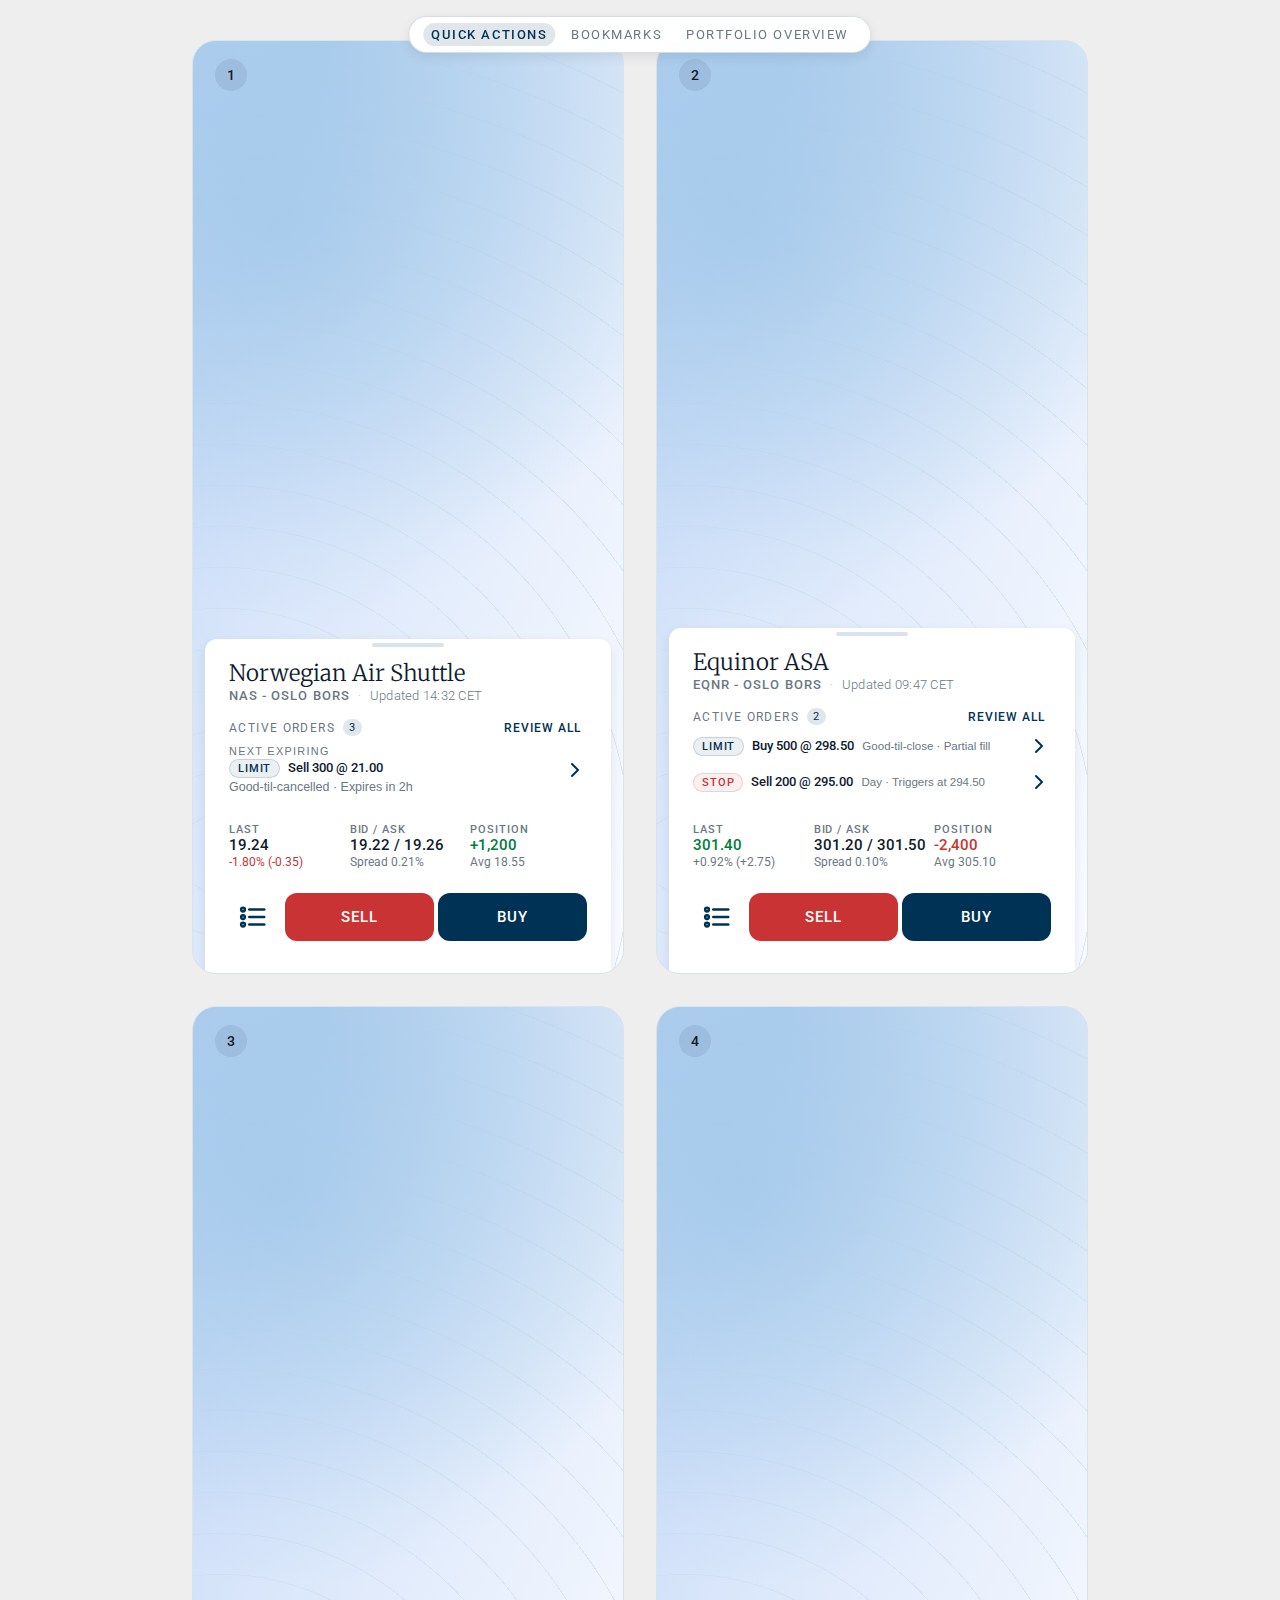
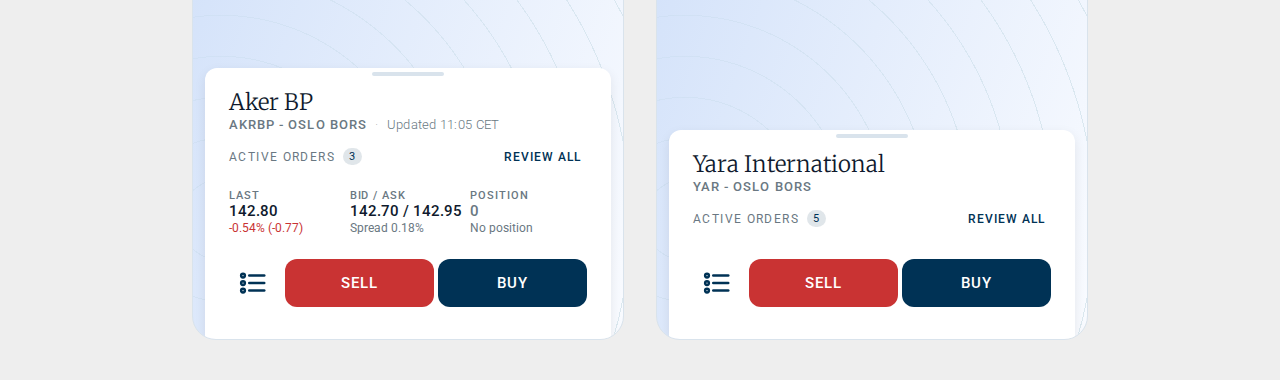
<file: app-prototype/quick-actions.html>
<!DOCTYPE html>
<html lang="en">
<head>
  <meta charset="UTF-8" />
  <meta name="viewport" content="width=device-width, initial-scale=1.0" />
  <title>Bottom Action Sheet</title>

  <!-- Merriweather + Roboto -->
  <link rel="preconnect" href="https://fonts.gstatic.com" crossorigin />
  <link
    href="https://fonts.googleapis.com/css2?family=Merriweather:wght@300;700&family=Roboto:wght@300;500;600&display=swap"
    rel="stylesheet"
  />

  <link rel="stylesheet" href="src/style.css" />
</head>
<body class="demo-page">

  <nav class="variant-nav">
    <a href="quick-actions.html" aria-current="page">Quick actions</a>
    <a href="bookmarks.html">Bookmarks</a>
    <a href="portfolio-overview.html">Portfolio overview</a>
  </nav>

  <div class="phone-gallery">
    <div class="phone-frame">
      <span class="phone-label">1</span>
      <section class="action-sheet" role="dialog" aria-modal="true">
        <header class="sheet-header">
          <div class="sheet-header__handle-wrapper">
            <div class="sheet-header__handle"></div>
          </div>

          <div class="sheet-header__top-row">
            <div class="sheet-header__info">
              <h1 class="instrument-name">Norwegian Air Shuttle</h1>
              <div class="instrument-meta">
                <span class="instrument-ticker">NAS - Oslo Bors</span>
                <span class="instrument-updated">Updated 14:32 CET</span>
              </div>
            </div>
          </div>
        </header>

        <div class="sheet-body">
          <section class="orders-panel" aria-label="Active orders">
            <header class="orders-panel__header">
              <div class="orders-panel__title-group">
                <span class="orders-panel__title">Active orders</span>
                <span class="orders-panel__count-chip">3</span>
              </div>
              <button class="orders-panel__link" type="button">Review all</button>
            </header>

            <ul class="orders-panel__list">
              <li>
              <button class="orders-card" type="button" aria-label="Modify order Sell 300 @ 21.00">
                <div class="orders-card__body">
                  <span class="orders-card__label">Next expiring</span>
                  <div class="orders-card__headline">
                    <span class="orders-card__badge orders-card__badge--limit">Limit</span>
                    <span class="orders-card__main">Sell 300 @ 21.00</span>
                  </div>
                  <span class="orders-card__meta">Good-til-cancelled &middot; Expires in 2h</span>
                </div>
                  <span class="orders-card__icon" aria-hidden="true">
                    <svg
                      class="icon-chevron"
                      width="20"
                      height="20"
                      viewBox="0 0 24 24"
                      fill="none"
                      stroke="currentColor"
                      stroke-width="2"
                      stroke-linecap="round"
                      stroke-linejoin="round"
                    >
                      <polyline points="9 18 15 12 9 6" />
                    </svg>
                  </span>
                </button>
              </li>
            </ul>
          </section>

          <section class="market-grid" aria-label="Market snapshot">
            <div class="market-grid__item">
              <span class="market-grid__label">Last</span>
              <div class="market-grid__value">19.24</div>
              <span class="market-grid__sub market-grid__sub--down">-1.80% (-0.35)</span>
            </div>
            <div class="market-grid__item">
              <span class="market-grid__label">Bid / Ask</span>
              <div class="market-grid__value">19.22 / 19.26</div>
              <span class="market-grid__sub">Spread 0.21%</span>
            </div>
            <div class="market-grid__item">
              <span class="market-grid__label">Position</span>
              <div class="market-grid__value market-grid__value--up">+1,200</div>
              <span class="market-grid__sub">Avg 18.55</span>
            </div>
          </section>

          <div class="primary-actions" role="group" aria-label="Quick actions">
            <button class="list-manager" type="button" aria-label="Assign to lists">
              <svg
                class="icon-list"
                width="20"
                height="20"
                viewBox="0 0 24 24"
                fill="none"
                stroke="currentColor"
                stroke-width="2"
                stroke-linecap="round"
                stroke-linejoin="round"
              >
                <line x1="9" y1="6" x2="21" y2="6" />
                <line x1="9" y1="12" x2="21" y2="12" />
                <line x1="9" y1="18" x2="21" y2="18" />
                <circle cx="4" cy="6" r="1.5" />
                <circle cx="4" cy="12" r="1.5" />
                <circle cx="4" cy="18" r="1.5" />
              </svg>
            </button>
            <div class="trade-actions" role="group" aria-label="Place order">
              <button class="btn-primary btn-sell" type="button">
                <span class="btn-primary__text">Sell</span>
              </button>
              <button class="btn-primary btn-buy" type="button">
                <span class="btn-primary__text">Buy</span>
              </button>
            </div>
          </div>
        </div>
      </section>
    </div>

    <div class="phone-frame">
      <span class="phone-label">2</span>
      <section class="action-sheet" role="dialog" aria-modal="true">
        <header class="sheet-header">
          <div class="sheet-header__handle-wrapper">
            <div class="sheet-header__handle"></div>
          </div>

          <div class="sheet-header__top-row">
            <div class="sheet-header__info">
              <h1 class="instrument-name">Equinor ASA</h1>
              <div class="instrument-meta">
                <span class="instrument-ticker">EQNR - Oslo Bors</span>
                <span class="instrument-updated">Updated 09:47 CET</span>
              </div>
            </div>
          </div>
        </header>

        <div class="sheet-body">
          <section class="orders-panel" aria-label="Active orders">
            <header class="orders-panel__header">
              <div class="orders-panel__title-group">
                <span class="orders-panel__title">Active orders</span>
                <span class="orders-panel__count-chip">2</span>
              </div>
              <button class="orders-panel__link" type="button">Review all</button>
            </header>

            <ul class="orders-panel__list">
              <li>
                <button class="orders-card orders-card--inline" type="button" aria-label="Modify order Buy 500 @ 298.50">
                  <div class="orders-card__body">
                    <div class="orders-card__headline">
                      <span class="orders-card__badge orders-card__badge--limit">Limit</span>
                      <span class="orders-card__main">Buy 500 @ 298.50</span>
                      <span class="orders-card__meta">Good-til-close &middot; Partial fill</span>
                    </div>
                  </div>
                  <span class="orders-card__icon" aria-hidden="true">
                    <svg
                      class="icon-chevron"
                      width="20"
                      height="20"
                      viewBox="0 0 24 24"
                      fill="none"
                      stroke="currentColor"
                      stroke-width="2"
                      stroke-linecap="round"
                      stroke-linejoin="round"
                    >
                      <polyline points="9 18 15 12 9 6" />
                    </svg>
                  </span>
                </button>
              </li>
              <li>
                <button class="orders-card orders-card--inline" type="button" aria-label="Modify order Stop 200 @ 295.00">
                  <div class="orders-card__body">
                    <div class="orders-card__headline">
                      <span class="orders-card__badge orders-card__badge--stop">Stop</span>
                      <span class="orders-card__main">Sell 200 @ 295.00</span>
                      <span class="orders-card__meta">Day &middot; Triggers at 294.50</span>
                    </div>
                  </div>
                  <span class="orders-card__icon" aria-hidden="true">
                    <svg
                      class="icon-chevron"
                      width="20"
                      height="20"
                      viewBox="0 0 24 24"
                      fill="none"
                      stroke="currentColor"
                      stroke-width="2"
                      stroke-linecap="round"
                      stroke-linejoin="round"
                    >
                      <polyline points="9 18 15 12 9 6" />
                    </svg>
                  </span>
                </button>
              </li>
            </ul>
          </section>

          <section class="market-grid" aria-label="Market snapshot">
            <div class="market-grid__item">
              <span class="market-grid__label">Last</span>
              <div class="market-grid__value market-grid__value--up">301.40</div>
              <span class="market-grid__sub market-grid__sub--up">+0.92% (+2.75)</span>
            </div>
            <div class="market-grid__item">
              <span class="market-grid__label">Bid / Ask</span>
              <div class="market-grid__value">301.20 / 301.50</div>
              <span class="market-grid__sub">Spread 0.10%</span>
            </div>
            <div class="market-grid__item">
              <span class="market-grid__label">Position</span>
              <div class="market-grid__value market-grid__value--down">-2,400</div>
              <span class="market-grid__sub">Avg 305.10</span>
            </div>
          </section>

          <div class="primary-actions" role="group" aria-label="Quick actions">
            <button class="list-manager" type="button" aria-label="Assign to lists">
              <svg
                class="icon-list"
                width="20"
                height="20"
                viewBox="0 0 24 24"
                fill="none"
                stroke="currentColor"
                stroke-width="2"
                stroke-linecap="round"
                stroke-linejoin="round"
              >
                <line x1="9" y1="6" x2="21" y2="6" />
                <line x1="9" y1="12" x2="21" y2="12" />
                <line x1="9" y1="18" x2="21" y2="18" />
                <circle cx="4" cy="6" r="1.5" />
                <circle cx="4" cy="12" r="1.5" />
                <circle cx="4" cy="18" r="1.5" />
              </svg>
            </button>
            <div class="trade-actions" role="group" aria-label="Place order">
              <button class="btn-primary btn-sell" type="button">
                <span class="btn-primary__text">Sell</span>
              </button>
              <button class="btn-primary btn-buy" type="button">
                <span class="btn-primary__text">Buy</span>
              </button>
            </div>
          </div>
        </div>
      </section>
    </div>

    <div class="phone-frame">
      <span class="phone-label">3</span>
      <section class="action-sheet" role="dialog" aria-modal="true">
        <header class="sheet-header">
          <div class="sheet-header__handle-wrapper">
            <div class="sheet-header__handle"></div>
          </div>

          <div class="sheet-header__top-row">
            <div class="sheet-header__info">
              <h1 class="instrument-name">Aker BP</h1>
              <div class="instrument-meta">
                <span class="instrument-ticker">AKRBP - Oslo Bors</span>
                <span class="instrument-updated">Updated 11:05 CET</span>
              </div>
            </div>
          </div>
        </header>

        <div class="sheet-body">
          <section class="orders-panel" aria-label="Active orders">
            <header class="orders-panel__header">
              <div class="orders-panel__title-group">
                <span class="orders-panel__title">Active orders</span>
                <span class="orders-panel__count-chip">3</span>
              </div>
              <button class="orders-panel__link" type="button">Review all</button>
            </header>

          </section>

          <section class="market-grid" aria-label="Market snapshot">
            <div class="market-grid__item">
              <span class="market-grid__label">Last</span>
              <div class="market-grid__value">142.80</div>
              <span class="market-grid__sub market-grid__sub--down">-0.54% (-0.77)</span>
            </div>
            <div class="market-grid__item">
              <span class="market-grid__label">Bid / Ask</span>
              <div class="market-grid__value">142.70 / 142.95</div>
              <span class="market-grid__sub">Spread 0.18%</span>
            </div>
            <div class="market-grid__item">
              <span class="market-grid__label">Position</span>
              <div class="market-grid__value market-grid__value--even">0</div>
              <span class="market-grid__sub">No position</span>
            </div>
          </section>

          <div class="primary-actions" role="group" aria-label="Quick actions">
            <button class="list-manager" type="button" aria-label="Assign to lists">
              <svg
                class="icon-list"
                width="20"
                height="20"
                viewBox="0 0 24 24"
                fill="none"
                stroke="currentColor"
                stroke-width="2"
                stroke-linecap="round"
                stroke-linejoin="round"
              >
                <line x1="9" y1="6" x2="21" y2="6" />
                <line x1="9" y1="12" x2="21" y2="12" />
                <line x1="9" y1="18" x2="21" y2="18" />
                <circle cx="4" cy="6" r="1.5" />
                <circle cx="4" cy="12" r="1.5" />
                <circle cx="4" cy="18" r="1.5" />
              </svg>
            </button>
            <div class="trade-actions" role="group" aria-label="Place order">
              <button class="btn-primary btn-sell" type="button">
                <span class="btn-primary__text">Sell</span>
              </button>
              <button class="btn-primary btn-buy" type="button">
                <span class="btn-primary__text">Buy</span>
              </button>
            </div>
          </div>
        </div>
      </section>
    </div>

    <div class="phone-frame">
      <span class="phone-label">4</span>
      <section class="action-sheet" role="dialog" aria-modal="true">
        <header class="sheet-header">
          <div class="sheet-header__handle-wrapper">
            <div class="sheet-header__handle"></div>
          </div>

          <div class="sheet-header__top-row">
            <div class="sheet-header__info">
              <h1 class="instrument-name">Yara International</h1>
              <div class="instrument-meta">
                <span class="instrument-ticker">YAR - Oslo Bors</span>
              </div>
            </div>
          </div>
        </header>

        <div class="sheet-body">
          <section class="orders-panel orders-panel--spacious" aria-label="Active orders">
            <header class="orders-panel__header">
              <div class="orders-panel__title-group">
                <span class="orders-panel__title">Active orders</span>
                <span class="orders-panel__count-chip">5</span>
              </div>
              <button class="orders-panel__link" type="button">Review all</button>
            </header>
          </section>

          <div class="primary-actions" role="group" aria-label="Quick actions">
            <button class="list-manager" type="button" aria-label="Assign to lists">
              <svg
                class="icon-list"
                width="20"
                height="20"
                viewBox="0 0 24 24"
                fill="none"
                stroke="currentColor"
                stroke-width="2"
                stroke-linecap="round"
                stroke-linejoin="round"
              >
                <line x1="9" y1="6" x2="21" y2="6" />
                <line x1="9" y1="12" x2="21" y2="12" />
                <line x1="9" y1="18" x2="21" y2="18" />
                <circle cx="4" cy="6" r="1.5" />
                <circle cx="4" cy="12" r="1.5" />
                <circle cx="4" cy="18" r="1.5" />
              </svg>
            </button>
            <div class="trade-actions" role="group" aria-label="Place order">
              <button class="btn-primary btn-sell" type="button">
                <span class="btn-primary__text">Sell</span>
              </button>
              <button class="btn-primary btn-buy" type="button">
                <span class="btn-primary__text">Buy</span>
              </button>
            </div>
          </div>
        </div>
      </section>
    </div>
  </div>

</body>
</html>
</file>
<file: src/style.css>
:root {
  --main-blue: #003255;
  --dark-blue: #0f1a2d;
  --dark-grey: #6a7882;
  --light-grey: #eeeeee;
  --up-green: #007d3a;
  --down-red: #c93333;
  --neutral-border: #d9e3ec;
  --soft-blue: #e5eef5;

  --surface-radius: 12px;
  --phone-radius: 24px;
  --shadow-elev-1: 0 4px 12px rgba(0, 0, 0, 0.08);

  --gap-xs: 4px;
  --gap-sm: 8px;
  --gap-md: 16px;
  --gap-lg: 24px;
  --gap-xl: 32px;

  --font-title: "Merriweather", Georgia, serif;
  --font-body: "Roboto", ui-sans-serif, -apple-system, Segoe UI, Arial, sans-serif;
  --weight-light: 300;
  --weight-medium: 500;
}

.demo-page {
  background: var(--light-grey);
  min-height: 100vh;
  display: flex;
  align-items: flex-start;
  justify-content: center;
  padding: var(--gap-xl) 0;
  font-family: var(--font-body);
  color: var(--dark-blue);
}

.variant-nav {
  position: fixed;
  top: 16px;
  left: 50%;
  transform: translateX(-50%);
  display: inline-flex;
  gap: var(--gap-sm);
  background: rgba(255, 255, 255, 0.98);
  border: 1px solid rgba(0, 50, 85, 0.16);
  border-radius: 999px;
  padding: 6px 14px;
  box-shadow: 0 4px 12px rgba(0, 0, 0, 0.08);
  z-index: 100;
}

.variant-nav a {
  font-size: 0.8rem;
  text-transform: uppercase;
  letter-spacing: 0.12em;
  color: var(--dark-grey);
  text-decoration: none;
  padding: 4px 8px;
  border-radius: 999px;
}

.variant-nav a[aria-current="page"] {
  color: var(--main-blue);
  background: rgba(0, 50, 85, 0.12);
  font-weight: var(--weight-medium);
}

.phone-gallery {
  display: flex;
  flex-wrap: wrap;
  gap: var(--gap-xl);
  justify-content: center;
  align-items: flex-start;
  width: 100%;
}

.phone-frame {
  position: relative;
  width: 430px;
  height: 932px;
  background: radial-gradient(circle at 20% 20%, rgba(146, 192, 230, 0.5), transparent 48%),
  radial-gradient(circle at 30% 0%, rgba(122, 178, 216, 0.35), transparent 52%),
  linear-gradient(180deg, #f9fbff 0%, #e5f1ff 45%, #c7daf8 100%);
  border: 1px solid var(--neutral-border);
  border-radius: var(--phone-radius);
  display: flex;
  flex-direction: column;
}

.phone-label {
  position: absolute;
  top: 18px;
  left: 22px;
  width: 32px;
  height: 32px;
  border-radius: 50%;
  background: rgba(15, 26, 45, 0.08);
  color: var(--dark-blue);
  font-family: var(--font-body);
  font-weight: var(--weight-medium);
  font-size: 0.85rem;
  display: flex;
  align-items: center;
  justify-content: center;
  z-index: 1;
}

.action-sheet {
  position: absolute;
  left: 12px;
  right: 12px;
  bottom: 0;
  background: #ffffff;
  border-radius: var(--surface-radius) var(--surface-radius) 0 0;
  box-shadow: var(--shadow-elev-1);
  display: flex;
  flex-direction: column;
  padding-bottom: var(--gap-xl);
}

.sheet-header {
  position: relative;
  display: flex;
  flex-direction: column;
  gap: var(--gap-xs);
  padding: var(--gap-xs) var(--gap-lg) 0;
  margin-bottom: var(--gap-md);
}

.sheet-header__top-row {
  display: flex;
  align-items: flex-start;
  justify-content: space-between;
  gap: var(--gap-md);
}

.sheet-header__handle-wrapper {
  position: absolute;
  top: var(--gap-xs);
  left: 0;
  right: 0;
  display: flex;
  justify-content: center;
  pointer-events: none;
}

.sheet-header__handle {
  width: 72px;
  height: 4px;
  background: var(--neutral-border);
  border-radius: 999px;
}

.sheet-header__close-btn {
  background: transparent;
  border: 0;
  padding: var(--gap-xs);
  line-height: 0;
  color: var(--dark-grey);
  width: 32px;
  height: 32px;
  border-radius: 50%;
  cursor: pointer;
}

.sheet-header__close-btn:hover,
.sheet-header__close-btn:focus-visible {
  color: var(--dark-blue);
  background: rgba(0, 50, 85, 0.08);
}

.sheet-body {
  display: flex;
  flex-direction: column;
  gap: var(--gap-md);
  padding: 0 var(--gap-lg);
}

.sheet-header__info {
  display: flex;
  flex-direction: column;
  margin-top: var(--gap-md);
}

.instrument-name {
  font-family: var(--font-title);
  font-weight: var(--weight-light);
  font-size: 1.4rem;
  line-height: 1.3;
  color: var(--dark-blue);
  margin: 0;
}

.instrument-meta {
  display: flex;
  flex-wrap: wrap;
  gap: var(--gap-sm);
  font-size: 0.82rem;
  color: var(--dark-grey);
}

.instrument-ticker {
  font-family: var(--font-body);
  font-weight: var(--weight-medium);
  letter-spacing: 0.08em;
  text-transform: uppercase;
}

.instrument-updated {
  font-size: 0.82rem;
  font-weight: var(--weight-light);
  color: var(--dark-grey);
  letter-spacing: 0.02em;
  text-transform: none;
  position: relative;
  padding-left: 12px;
}

.instrument-updated::before {
  content: "\00B7";
  position: absolute;
  left: 0;
  color: rgba(15, 26, 45, 0.35);
}

.primary-actions {
  display: flex;
  align-items: center;
  gap: var(--gap-sm);
}

.trade-actions {
  display: grid;
  grid-template-columns: repeat(2, minmax(0, 1fr));
  gap: var(--gap-xs);
  flex: 1;
}

.list-manager {
  display: inline-flex;
  align-items: center;
  justify-content: center;
  width: 48px;
  height: 48px;
  border: 0;
  border-radius: var(--surface-radius);
  background: transparent;
  color: var(--main-blue);
  cursor: pointer;
  transition: background 120ms ease, color 120ms ease;
}

.list-manager .icon-list {
  width: 30px;
  height: 30px;
  transition: transform 160ms ease;
}

.list-manager:hover,
.list-manager:focus-visible {
  background: rgba(0, 50, 85, 0.08);
  color: var(--dark-blue);
  box-shadow: 0 0 0 2px rgba(0, 50, 85, 0.18);
}

.list-manager:active .icon-list {
  transform: rotate(180deg);
}

.market-grid {
  display: grid;
  grid-template-columns: repeat(3, minmax(0, 1fr));
  gap: var(--gap-xs);
  padding-top: var(--gap-sm);
  padding-bottom: var(--gap-sm);
}

.market-grid__item {
  display: flex;
  flex-direction: column;
}

.market-grid__label {
  font-size: 0.7rem;
  font-weight: var(--weight-medium);
  letter-spacing: 0.08em;
  text-transform: uppercase;
  color: var(--dark-grey);
}

.market-grid__value {
  font-size: 0.92rem;
  font-weight: var(--weight-medium);
  color: var(--dark-blue);
}

.market-grid__sub {
  font-size: 0.78rem;
  color: var(--dark-grey);
}

.market-grid__sub--down {
  color: var(--down-red);
}

.market-grid__value--up {
  color: var(--up-green);
}

.market-grid__value--down {
  color: var(--down-red);
}

.market-grid__value--even {
  color: var(--dark-grey);
}

.orders-panel {
  display: flex;
  flex-direction: column;
  gap: var(--gap-xs);
}

.orders-panel--spacious {
  margin-bottom: 1rem;
}

.orders-panel__header {
  display: flex;
  align-items: center;
  justify-content: space-between;
  gap: var(--gap-md);
  color: var(--dark-grey);
  font-family: var(--font-body);
  font-size: 0.85rem;
}

.orders-panel__title-group {
  display: inline-flex;
  align-items: center;
  gap: var(--gap-sm);
}

.orders-panel__title {
  text-transform: uppercase;
  letter-spacing: 0.12em;
  font-size: 0.72rem;
  color: var(--dark-grey);
}

.orders-panel__count-chip {
  display: inline-flex;
  align-items: center;
  justify-content: center;
  padding: 2px 6px;
  border-radius: 999px;
  font-size: 0.68rem;
  letter-spacing: 0.08em;
  text-transform: uppercase;
  color: var(--main-blue);
  background: rgba(0, 50, 85, 0.12);
}

.orders-panel__link {
  border: 0;
  background: transparent;
  color: var(--main-blue);
  font-family: var(--font-body);
  font-weight: var(--weight-medium);
  font-size: 0.78rem;
  letter-spacing: 0.08em;
  text-transform: uppercase;
  cursor: pointer;
}


.orders-panel__list {
  list-style: none;
  padding: 0;
  margin: 0;
  display: flex;
  flex-direction: column;
  gap: 2px;
}

.orders-card {
  display: flex;
  align-items: center;
  justify-content: space-between;
  gap: var(--gap-md);
  width: 100%;
  padding: 5px 0;
  border: 0;
  background: transparent;
  border-bottom: 1px solid rgba(0, 50, 85, 0.08);
  cursor: pointer;
  text-align: left;
  transition: background 120ms ease, transform 120ms ease;
}

.orders-card:last-child {
  border-bottom: 0;
}

.orders-card:hover {
  background: rgba(0, 50, 85, 0.05);
}

.orders-card:active {
  transform: translateY(1px);
}


.orders-card__body {
  display: flex;
  flex-direction: column;
  gap: 2px;
}

.orders-card__label {
  font-size: 0.68rem;
  letter-spacing: 0.12em;
  text-transform: uppercase;
  color: var(--dark-grey);
}

.orders-card__headline {
  display: inline-flex;
  align-items: baseline;
  gap: var(--gap-sm);
  flex-wrap: wrap;
}

.orders-card__badge {
  display: inline-flex;
  align-items: center;
  justify-content: center;
  padding: 2px 8px;
  border-radius: 999px;
  font-size: 0.68rem;
  letter-spacing: 0.08em;
  text-transform: uppercase;
  font-family: var(--font-body);
  font-weight: var(--weight-medium);
  border: 1px solid transparent;
}

.orders-card__main {
  font-family: var(--font-body);
  font-weight: var(--weight-medium);
  color: var(--dark-blue);
}


.orders-card__meta {
  font-size: 0.78rem;
  color: var(--dark-grey);
}

.orders-card__icon {
  display: inline-flex;
  align-items: center;
  justify-content: center;
  color: var(--main-blue);
}


.orders-card__badge--limit {
  color: var(--main-blue);
  border-color: rgba(0, 50, 85, 0.16);
  background: rgba(0, 50, 85, 0.08);
}

.orders-card__badge--stop {
  color: var(--down-red);
  border-color: rgba(201, 51, 51, 0.18);
  background: rgba(201, 51, 51, 0.08);
}

.orders-card--inline .orders-card__body {
  flex-direction: row;
  align-items: center;
}

.orders-card--inline .orders-card__headline {
  gap: var(--gap-sm);
  flex-wrap: nowrap;
}

.orders-card--inline .orders-card__meta {
  font-size: 0.72rem;
}

.btn-primary {
  height: 48px;
  border: 0;
  border-radius: var(--surface-radius);
  color: #ffffff;
  font-family: var(--font-body);
  font-weight: var(--weight-medium);
  font-size: 0.95rem;
  letter-spacing: 0.08em;
  text-transform: uppercase;
  display: flex;
  align-items: center;
  justify-content: center;
  cursor: pointer;
  transition: transform 120ms ease, box-shadow 120ms ease;
}

.btn-primary:hover,
.btn-primary:focus-visible {
  transform: translateY(-1px);
  box-shadow: 0 6px 12px rgba(15, 26, 45, 0.18);
}

.btn-primary:active {
  transform: translateY(0);
  filter: brightness(0.92);
}

.btn-buy {
  background: var(--main-blue);
}

.btn-sell {
  background: var(--down-red);
}

.icon-close,
.icon-list,
.icon-chevron {
  width: 24px;
  height: 24px;
  display: block;
}

.btn-primary:focus-visible,
.list-manager:focus-visible,
.orders-card:focus-visible,
.orders-panel__link:focus-visible,
.sheet-header__close-btn:focus-visible {
  outline: 2px solid rgba(0, 50, 85, 0.4);
  outline-offset: 2px;
}

/* =========================
   LIST MANAGEMENT VARIANT
   ========================= */

.lists-panel {
  display: flex;
  flex-direction: column;
  gap: var(--gap-sm);
}

.lists-panel__header {
  display: flex;
  align-items: center;
  justify-content: space-between;
  font-size: 0.82rem;
  color: var(--dark-grey);
}

.lists-panel__title-group {
  display: inline-flex;
  align-items: center;
  gap: var(--gap-xs);
}

.lists-panel__title {
  font-family: var(--font-body);
  letter-spacing: 0.04em;
  text-transform: uppercase;
}

.lists-panel__mode {
  display: inline-flex;
  align-items: center;
  justify-content: center;
  padding: 2px 8px;
  border-radius: 999px;
  font-size: 0.65rem;
  letter-spacing: 0.08em;
  text-transform: uppercase;
  color: var(--main-blue);
  background: rgba(0, 50, 85, 0.12);
}

.lists-panel__done {
  border: 0;
  background: transparent;
  color: var(--main-blue);
  font-size: 0.75rem;
  letter-spacing: 0.04em;
  text-transform: uppercase;
  cursor: pointer;
}

.lists-panel__done:hover,
.lists-panel__done:focus-visible {
  text-decoration: underline;
}

.lists-panel__hint {
  margin: 0;
  font-size: 0.72rem;
  color: var(--dark-grey);
  letter-spacing: 0.02em;
}

.lists-panel--editing {
  gap: var(--gap-sm);
}

.lists-panel__cta {
  display: inline-flex;
  align-items: center;
  gap: var(--gap-sm);
}

.lists-panel--view .lists-panel__row {
  cursor: pointer;
}

.lists-panel__body {
  display: flex;
  flex-direction: column;
  gap: var(--gap-xs);
}

.lists-panel__row {
  display: flex;
  align-items: center;
  justify-content: space-between;
  gap: var(--gap-sm);
  padding: 6px 0;
  color: var(--dark-blue);
}

.lists-panel__checkbox {
  display: inline-flex;
  align-items: center;
  gap: var(--gap-sm);
  cursor: pointer;
}

.lists-panel__checkbox input[type="checkbox"] {
  width: 18px;
  height: 18px;
  border-radius: 4px;
  border: 1px solid rgba(0, 50, 85, 0.25);
  accent-color: var(--main-blue);
  cursor: pointer;
}

.lists-panel--editing .lists-panel__checkbox input[type="checkbox"] {
  cursor: not-allowed;
}

.lists-panel__name {
  flex: 1;
  font-size: 0.86rem;
}

.lists-panel__actions {
  display: inline-flex;
  align-items: center;
  gap: var(--gap-sm);
}

.lists-panel__action {
  border: 0;
  background: transparent;
  color: var(--main-blue);
  font-size: 0.72rem;
  letter-spacing: 0.04em;
  text-transform: uppercase;
  cursor: pointer;
}

.lists-panel__action:hover,
.lists-panel__action:focus-visible {
  text-decoration: underline;
}

.lists-panel__action--remove {
  color: var(--down-red);
}

.lists-panel__row--new {
  justify-content: flex-start;
  padding-top: var(--gap-sm);
}

.lists-panel__plus {
  font-size: 1.2rem;
  color: var(--main-blue);
}

.lists-panel__create {
  border: 0;
  background: transparent;
  color: var(--main-blue);
  font-size: 0.85rem;
  cursor: pointer;
}

.lists-panel__create:hover,
.lists-panel__create:focus-visible {
  text-decoration: underline;
}

.lists-panel__manage {
  border: 0;
  background: transparent;
  color: var(--main-blue);
  font-size: 0.75rem;
  letter-spacing: 0.04em;
  text-transform: uppercase;
  cursor: pointer;
}

.lists-panel__manage:hover,
.lists-panel__manage:focus-visible {
  text-decoration: underline;
}

.lists-actions {
  display: flex;
  flex-direction: column;
  gap: var(--gap-sm);
}

.lists-actions__confirm {
  width: 100%;
}

.lists-actions__confirm--ghost {
  border: 1px solid rgba(0, 50, 85, 0.18);
  border-radius: var(--surface-radius);
  background: transparent;
  color: var(--main-blue);
  font-family: var(--font-body);
  font-weight: var(--weight-medium);
  font-size: 0.9rem;
  padding: 12px;
  letter-spacing: 0.04em;
  text-transform: uppercase;
  cursor: pointer;
}

.lists-actions__confirm--ghost:hover,
.lists-actions__confirm--ghost:focus-visible {
  background: rgba(0, 50, 85, 0.05);
}

.lists-actions__undo {
  border: 0;
  background: transparent;
  color: var(--dark-grey);
  font-family: var(--font-body);
  font-size: 0.78rem;
  letter-spacing: 0.04em;
  text-transform: uppercase;
  align-self: center;
  cursor: pointer;
}

.lists-actions__undo:hover,
.lists-actions__undo:focus-visible {
  color: var(--main-blue);
  text-decoration: underline;
}

/* Portfolio overview (portfolio-overview.html) */
.portfolio-shell {
  position: absolute;
  inset: 32px 0 20px;
  display: flex;
  flex-direction: column;
  gap: 0;
  background: transparent;
  padding: 0;
  overflow-y: auto;
}

.portfolio-shell--focus {
  background: transparent;
}

.portfolio-section {
  padding: var(--gap-md) var(--gap-lg);
}

.portfolio-section--white {
  background: rgba(255, 255, 255, 0.96);
}

.portfolio-section--band {
  background: rgba(243, 247, 252, 0.95);
}

.portfolio-section--slate {
  background: rgba(236, 242, 249, 0.95);
}

.portfolio-section:first-of-type {
  padding-top: var(--gap-lg);
}

.portfolio-section:last-child {
  padding-bottom: var(--gap-lg);
}

.portfolio-header {
  display: flex;
  flex-direction: column;
  gap: var(--gap-sm);
}

.portfolio-header__titles {
  display: flex;
  flex-direction: column;
  gap: 2px;
}

.portfolio-header__top {
  display: flex;
  align-items: center;
  justify-content: space-between;
  gap: var(--gap-sm);
  margin-bottom: var(--gap-sm);
  width: 100%;
  flex-wrap: nowrap;
}

.portfolio-title-group--standalone {
  margin-left: 0;
  flex: 1;
  min-width: 0;
  gap: 4px;
}

.portfolio-title-group--standalone .portfolio-title {
  font-size: 1.08rem;
  line-height: 1.2;
}

.portfolio-title-group--standalone .portfolio-title__meta {
  margin: 0;
}

.portfolio-back-btn {
  border: 1px solid rgba(0, 50, 85, 0.18);
  background: transparent;
  width: 36px;
  height: 36px;
  border-radius: 999px;
  display: inline-flex;
  align-items: center;
  justify-content: center;
  cursor: pointer;
  color: var(--dark-blue);
}

.portfolio-back-btn:hover,
.portfolio-back-btn:focus-visible {
  border-color: var(--main-blue);
  box-shadow: inset 0 0 0 1px rgba(0, 50, 85, 0.15);
}

.portfolio-eyebrow {
  font-size: 0.72rem;
  letter-spacing: 0.24em;
  text-transform: uppercase;
  color: var(--dark-grey);
}

.portfolio-title {
  font-family: var(--font-title);
  font-weight: var(--weight-light);
  font-size: 1.4rem;
  margin: 0;
  color: var(--dark-blue);
}

.portfolio-header__actions {
  display: inline-flex;
  gap: var(--gap-xs);
  margin-left: auto;
  flex: 0 0 auto;
}

.portfolio-icon-btn {
  position: relative;
  width: 32px;
  height: 32px;
  border-radius: 50%;
  border: 1px solid rgba(0, 50, 85, 0.18);
  background: transparent;
  display: inline-flex;
  align-items: center;
  justify-content: center;
  color: var(--dark-blue);
  cursor: pointer;
  transition: border-color 120ms ease, box-shadow 120ms ease;
}

.portfolio-icon-btn:hover,
.portfolio-icon-btn:focus-visible {
  border-color: rgba(0, 50, 85, 0.35);
  box-shadow: 0 0 0 1px rgba(0, 50, 85, 0.2);
}

.portfolio-icon {
  width: 20px;
  height: 20px;
}

.portfolio-icon-btn__badge {
  position: absolute;
  top: -4px;
  right: -2px;
  font-size: 0.6rem;
  font-family: var(--font-body);
  font-weight: var(--weight-medium);
  color: #ffffff;
  background: var(--down-red);
  padding: 2px 6px;
  border-radius: 999px;
  box-shadow: 0 2px 6px rgba(0, 0, 0, 0.2);
}

.portfolio-tabs {
  display: flex;
  gap: var(--gap-sm);
  overflow: visible;
  padding: var(--gap-sm) var(--gap-lg);
}

.portfolio-tab {
  border: 0;
  background: transparent;
  color: rgba(15, 26, 45, 0.65);
  font-family: var(--font-body);
  font-size: 0.78rem;
  letter-spacing: 0.08em;
  text-transform: uppercase;
  padding: 6px 0;
  cursor: pointer;
  white-space: nowrap;
  border-bottom: 2px solid transparent;
}

.portfolio-tab.is-active {
  color: var(--main-blue);
  font-weight: var(--weight-medium);
  border-bottom-color: var(--main-blue);
}

.portfolio-summary {
  display: grid;
  grid-template-columns: repeat(auto-fit, minmax(180px, 1fr));
  gap: var(--gap-lg);
  padding-top: var(--gap-md);
  padding-bottom: var(--gap-md);
}

.portfolio-summary--compact {
  padding-top: var(--gap-sm);
  padding-bottom: var(--gap-sm);
  gap: var(--gap-md);
}

.account-hero {
  display: flex;
  flex-direction: column;
  gap: var(--gap-sm);
  padding: var(--gap-sm) 0 var(--gap-md);
}

.account-hero__top {
  display: flex;
  flex-wrap: wrap;
  gap: var(--gap-md);
  align-items: flex-start;
  justify-content: space-between;
}

.account-hero__primary {
  display: flex;
  flex-direction: column;
  gap: 6px;
  min-width: 220px;
}

.account-hero__eyebrow {
  font-size: 0.78rem;
  text-transform: uppercase;
  letter-spacing: 0.12em;
  color: var(--dark-grey);
}

.account-hero__value-row {
  display: flex;
  align-items: baseline;
  gap: var(--gap-sm);
  flex-wrap: wrap;
}

.account-hero__value {
  font-size: 2rem;
  font-weight: var(--weight-medium);
  color: var(--dark-blue);
}

.account-hero__delta {
  font-size: 0.95rem;
  font-weight: var(--weight-medium);
  color: var(--dark-grey);
}

.account-hero__delta--up {
  color: var(--up-green);
}

.account-hero__delta--down {
  color: var(--down-red);
}

.account-hero__range {
  margin: 0;
  font-size: 0.85rem;
  color: rgba(15, 26, 45, 0.7);
}

.account-hero__stats {
  display: grid;
  grid-template-columns: repeat(auto-fit, minmax(90px, 1fr));
  gap: var(--gap-sm);
  flex: 1;
}

.account-hero__stat {
  display: flex;
  flex-direction: column;
  gap: 2px;
  padding: 6px 0;
}

.account-hero__stat-label {
  font-size: 0.7rem;
  letter-spacing: 0.08em;
  text-transform: uppercase;
  color: var(--dark-grey);
}

.account-hero__stat-value {
  font-weight: var(--weight-medium);
  color: var(--dark-blue);
}

.account-hero__metrics {
  padding-top: var(--gap-xs);
}

.performance-secondary {
  display: grid;
  grid-template-columns: repeat(auto-fit, minmax(100px, 1fr));
  gap: var(--gap-sm);
}

.performance-metric {
  display: flex;
  flex-direction: column;
  gap: 2px;
}

.performance-metric__label {
  font-size: 0.72rem;
  letter-spacing: 0.08em;
  text-transform: uppercase;
  color: var(--dark-grey);
}

.performance-metric__value {
  font-weight: var(--weight-medium);
  color: var(--dark-blue);
}

.performance-metric__value--up {
  color: var(--up-green);
}

.performance-metric__value--down {
  color: var(--down-red);
}

.performance-metric__note {
  font-size: 0.75rem;
  color: var(--dark-grey);
}

.account-chart {
  display: flex;
  flex-direction: column;
  gap: var(--gap-sm);
  padding: 0;
  margin-top: var(--gap-sm);
}

.account-chart-section {
  padding-top: 0;
  padding: 0;
}

.account-chart-section .account-chart {
  margin-top: 0;
}

.account-chart__header {
  display: flex;
  flex-direction: column;
  align-items: center;
  text-align: center;
  gap: var(--gap-sm);
  padding: 0 var(--gap-lg) var(--gap-md) var(--gap-lg);
}

.account-chart__ranges {
  display: flex;
  flex-wrap: wrap;
  gap: 6px;
  justify-content: center;
}

.account-chart__range-btn {
  border: 1px solid rgba(15, 26, 45, 0.2);
  background: transparent;
  color: var(--dark-blue);
  font-size: 0.78rem;
  padding: 6px 10px;
  border-radius: 999px;
  cursor: pointer;
  transition: border-color 120ms ease, background-color 120ms ease;
}

.account-chart__range-btn.is-active {
  border-color: var(--main-blue);
  background: rgba(64, 122, 192, 0.1);
  color: var(--main-blue);
}

.account-chart__range-btn:focus-visible,
.account-chart__range-btn:hover {
  border-color: rgba(15, 26, 45, 0.45);
}

.account-chart__canvas {
  width: calc(100% + 2 * var(--gap-lg));
  height: 280px;
  box-sizing: border-box;
  margin-left: calc(-1 * var(--gap-lg));
  margin-right: calc(-1 * var(--gap-lg));
}

.account-chart__canvas canvas {
  width: 100% !important;
  height: 100% !important;
}

.settings-panel {
  display: flex;
  flex-direction: column;
  gap: var(--gap-md);
  border-radius: var(--surface-radius);
  padding: var(--gap-md);
  margin: 0 var(--gap-sm);
}

.settings-panel__header {
  display: flex;
  align-items: flex-start;
  justify-content: space-between;
  gap: var(--gap-md);
}

.settings-panel__title {
  margin: 2px 0 0;
  font-size: 1.1rem;
  font-family: var(--font-title);
  font-weight: var(--weight-light);
  color: var(--dark-blue);
}

.settings-panel__copy {
  margin: 0;
  font-size: 0.85rem;
  color: rgba(15, 26, 45, 0.75);
}

.settings-account-list {
  list-style: none;
  margin: 0;
  padding: 0;
  display: flex;
  flex-direction: column;
  gap: var(--gap-sm);
}

.settings-account {
  display: grid;
  grid-template-columns: auto 1fr auto;
  align-items: center;
  gap: var(--gap-sm);
  padding: var(--gap-sm);
  border: 1px solid rgba(0, 50, 85, 0.12);
  border-radius: 12px;
  background: rgba(247, 249, 252, 0.9);
}

.settings-account--hidden {
  opacity: 0.65;
}

.settings-account__handle {
  font-size: 1.1rem;
  letter-spacing: 0.2em;
  color: rgba(15, 26, 45, 0.4);
  cursor: grab;
}

.settings-account__info {
  display: flex;
  flex-direction: column;
  gap: 4px;
}

.settings-account__name {
  font-size: 0.95rem;
  color: var(--dark-blue);
}

.settings-account__meta {
  display: inline-flex;
  gap: 8px;
  font-size: 0.78rem;
  letter-spacing: 0.08em;
  text-transform: uppercase;
  color: var(--dark-grey);
}

.settings-toggle {
  position: relative;
  width: 44px;
  height: 24px;
  display: inline-flex;
  align-items: center;
}

.settings-toggle input {
  opacity: 0;
  width: 0;
  height: 0;
}

.settings-toggle span {
  position: absolute;
  inset: 0;
  border-radius: 999px;
  background: rgba(15, 26, 45, 0.2);
  transition: background 140ms ease;
}

.settings-toggle span::after {
  content: '';
  position: absolute;
  width: 18px;
  height: 18px;
  border-radius: 50%;
  background: #ffffff;
  top: 3px;
  left: 4px;
  box-shadow: 0 2px 6px rgba(0, 0, 0, 0.15);
  transition: transform 140ms ease;
}

.settings-toggle input:checked + span {
  background: var(--main-blue);
}

.settings-toggle input:checked + span::after {
  transform: translateX(18px);
}


.composition-preview {
  margin-top: var(--gap-md);
  display: flex;
  flex-direction: column;
  gap: var(--gap-xs);
}

.composition-preview__header {
  display: flex;
  align-items: center;
  justify-content: space-between;
  font-size: 0.85rem;
  text-transform: uppercase;
  letter-spacing: 0.08em;
  color: var(--dark-grey);
}

.composition-preview__link {
  border: 0;
  background: transparent;
  color: var(--main-blue);
  font-size: 0.78rem;
  text-transform: uppercase;
  letter-spacing: 0.08em;
  cursor: pointer;
}

.composition-preview__table {
  display: grid;
  grid-template-columns: repeat(auto-fit, minmax(140px, 1fr));
  gap: var(--gap-xs);
}

.composition-preview__row {
  display: grid;
  grid-template-columns: 1fr auto auto;
  gap: var(--gap-xs);
  font-size: 0.88rem;
}

.composition-preview__row--highlight {
  background: rgba(255, 172, 64, 0.12);
  border-radius: 6px;
  padding: 2px 6px;
}

.composition-preview__name {
  font-weight: var(--weight-medium);
  color: var(--dark-blue);
}

.composition-preview__value,
.composition-preview__weight {
  text-align: right;
  color: var(--dark-grey);
}

.liquidity-strip {
  margin-top: var(--gap-sm);
  display: grid;
  grid-template-columns: repeat(auto-fit, minmax(160px, 1fr));
  gap: var(--gap-sm);
  padding: var(--gap-xs) 0;
}

.liquidity-strip__item {
  display: flex;
  flex-direction: column;
  gap: 2px;
  padding: 4px 0;
  border-left: 1px solid rgba(0, 50, 85, 0.1);
}

.liquidity-strip__item:first-child {
  border-left: 0;
}

.liquidity-strip__item--warning {
  background: rgba(255, 189, 57, 0.12);
  border-radius: 8px;
}

.liquidity-strip__item--link {
  cursor: pointer;
  color: var(--main-blue);
}

.liquidity-strip__label {
  font-size: 0.72rem;
  letter-spacing: 0.08em;
  text-transform: uppercase;
  color: var(--dark-grey);
}

.liquidity-strip__value {
  font-size: 0.9rem;
  font-weight: var(--weight-medium);
  color: var(--dark-blue);
}

.summary-metric {
  display: flex;
  flex-direction: column;
  gap: 6px;
}

.summary-metric--primary .summary-metric__value {
  font-size: 1.55rem;
}

.summary-metric__label {
  font-size: 0.75rem;
  letter-spacing: 0.1em;
  text-transform: uppercase;
  color: var(--dark-grey);
}

.summary-metric__value {
  font-size: 1rem;
  font-weight: var(--weight-medium);
  color: var(--dark-blue);
}

.summary-metric__delta {
  font-size: 0.82rem;
  color: var(--dark-grey);
}

.summary-metric__delta--up {
  color: var(--up-green);
}

.summary-metric__delta--down {
  color: var(--down-red);
}

.summary-grid {
  display: grid;
  grid-template-columns: repeat(auto-fit, minmax(180px, 1fr));
  gap: var(--gap-md);
}

.summary-distribution {
  grid-column: 1 / -1;
  display: flex;
  flex-direction: column;
  gap: var(--gap-xs);
  padding-top: var(--gap-sm);
}

.summary-distribution__bar {
  width: 100%;
  display: flex;
  height: 6px;
  border-radius: 999px;
  overflow: hidden;
  background: rgba(0, 50, 85, 0.08);
}

.summary-distribution__bar span {
  display: block;
  background: var(--main-blue);
}

.summary-distribution__bar span:nth-child(2) {
  background: rgba(0, 50, 85, 0.7);
}

.summary-distribution__bar span:nth-child(3) {
  background: var(--up-green);
}

.summary-distribution__bar span:nth-child(4) {
  background: var(--dark-grey);
}

.summary-distribution__legend {
  display: flex;
  flex-wrap: wrap;
  gap: var(--gap-sm);
  font-size: 0.7rem;
  color: var(--dark-grey);
}

.accounts-stack {
  display: flex;
  flex-direction: column;
  gap: var(--gap-xs);
  flex: 0 0 auto;
}

.account-card {
  margin: 0 var(--gap-sm);
  padding: var(--gap-md);
  display: flex;
  flex-direction: column;
  gap: var(--gap-sm);
  border: 1px solid rgba(15, 26, 45, 0.08);
  border-radius: 10px;
  background: #ffffff;
  box-shadow: 0 6px 14px rgba(15, 26, 45, 0.05);
}

.account-summary-card {
  display: flex;
  flex-direction: column;
  gap: var(--gap-md);
  border-radius: var(--surface-radius);
}

.account-card__header {
  display: flex;
  align-items: flex-start;
  justify-content: space-between;
  gap: var(--gap-md);
}

.account-card__label {
  font-size: 0.68rem;
  letter-spacing: 0.22em;
  text-transform: uppercase;
  color: var(--dark-grey);
}

.account-card__name {
  font-family: var(--font-title);
  font-weight: var(--weight-light);
  font-size: 1.1rem;
  margin: 0;
  color: var(--dark-blue);
}

.account-card__identity,
.portfolio-title-group {
  display: flex;
  flex-direction: column;
  gap: 2px;
}

.portfolio-title-group {
  align-items: flex-start;
}

.portfolio-title__meta {
  display: inline-flex;
  align-items: center;
  gap: 8px;
  margin-bottom: 4px;
}

.portfolio-title__meta--muted {
  color: rgba(15, 26, 45, 0.6);
  font-size: 0.75rem;
  letter-spacing: 0.14em;
}

.portfolio-account-type {
  font-family: var(--font-body);
}

.account-number {
  font-family: var(--font-body);
  font-size: 0.72rem;
  letter-spacing: 0.16em;
  text-transform: uppercase;
  color: var(--dark-grey);
}

.account-card__meta {
  display: flex;
  flex-direction: column;
  align-items: flex-end;
  gap: 2px;
}

.account-card__value {
  font-weight: var(--weight-medium);
  font-size: 0.9rem;
}

.account-card__trend {
  font-size: 0.78rem;
  color: var(--dark-grey);
}

.account-card__trend--up {
  color: var(--up-green);
}

.account-card__trend--down {
  color: var(--down-red);
}

.account-card__trend--flat {
  color: var(--dark-grey);
}

.account-pill-row {
  display: flex;
  gap: var(--gap-xs);
  overflow-x: auto;
  padding-bottom: 2px;
}

.account-pill {
  border: 1px solid rgba(0, 50, 85, 0.25);
  border-radius: 999px;
  background: rgba(227, 238, 248, 0.8);
  padding: 5px 12px;
  font-size: 0.76rem;
  color: var(--dark-blue);
  cursor: pointer;
  white-space: nowrap;
}

.account-pill.is-active {
  background: #ffffff;
  color: var(--main-blue);
  border-color: var(--main-blue);
  box-shadow: inset 0 0 0 1px rgba(0, 50, 85, 0.12);
}


.holdings-list {
  list-style: none;
  margin: 0;
  padding: 0;
  display: flex;
  flex-direction: column;
  gap: 0;
}

.holding-row {
  display: grid;
  grid-template-columns: minmax(0, 1fr) auto;
  grid-template-rows: auto auto;
  row-gap: 0;
  padding: 10px 0;
  border-bottom: 1px solid rgba(0, 50, 85, 0.12);
  align-items: center;
  cursor: pointer;
  transition: background 120ms ease;
}

.holding-row:first-child {
  padding-top: 0;
}

.holding-row:last-child {
  border-bottom: 0;
}

.holding-row:hover,
.holding-row:focus-within {
  background: rgba(0, 50, 85, 0.03);
}

.holding-row__header {
  display: contents;
}

.holding-row__id {
  grid-column: 1 / 2;
  grid-row: 1 / 2;
  display: inline-flex;
  align-items: baseline;
  gap: 6px;
  flex-wrap: wrap;
}

.holding-row__ticker {
  font-size: 1rem;
  font-weight: var(--weight-medium);
}

.holding-row__name {
  font-size: 0.85rem;
  color: var(--dark-grey);
}

.holding-row__name::before {
  content: '·';
  margin: 0 6px;
  color: rgba(15, 26, 45, 0.35);
}

.holding-row__pnl {
  grid-column: 2 / 3;
  grid-row: 1 / 2;
  display: inline-flex;
  align-items: center;
  gap: 6px;
  font-size: 0.85rem;
  font-weight: var(--weight-medium);
  justify-self: flex-end;
}

.holding-row__pnl--up {
  color: var(--up-green);
}

.holding-row__pnl--down {
  color: var(--down-red);
}

.holding-row__pnl--flat {
  color: var(--dark-grey);
}

.sparkline {
  grid-column: 2 / 3;
  grid-row: 2 / 3;
  width: 72px;
  height: 24px;
  margin-left: var(--gap-sm);
  justify-self: flex-end;
}

.sparkline polyline {
  fill: none;
  stroke: rgba(0, 50, 85, 0.4);
  stroke-width: 2;
  stroke-linecap: round;
}

.sparkline--up polyline {
  stroke: var(--up-green);
}

.sparkline--down polyline {
  stroke: var(--down-red);
}


.holding-metrics {
  grid-column: 1 / 3;
  grid-row: 2 / 3;
  display: flex;
  flex-wrap: wrap;
  gap: 10px;
  font-size: 0.82rem;
  color: var(--dark-blue);
}

.holding-metrics__item {
  display: inline-flex;
  align-items: baseline;
  gap: 4px;
}

.holding-metrics__label {
  font-size: 0.68rem;
  letter-spacing: 0.1em;
  text-transform: uppercase;
  color: var(--dark-grey);
}

.holding-metrics__value {
  font-size: 0.85rem;
  font-weight: var(--weight-medium);
  color: var(--dark-blue);
}

.holding-metrics__value--mono {
  font-feature-settings: "tnum" 1;
}

.holding-metrics__value--up {
  color: var(--up-green);
}

.holding-metrics__value--down {
  color: var(--down-red);
}

.account-focus {
  display: flex;
  flex-direction: column;
  gap: var(--gap-md);
  padding: var(--gap-md);
  border-radius: var(--surface-radius);
  border: 1px solid rgba(0, 50, 85, 0.12);
  background: #ffffff;
}

.account-focus__meta {
  display: flex;
  align-items: flex-start;
  justify-content: space-between;
  gap: var(--gap-md);
}

.account-focus__header {
  display: flex;
  align-items: flex-start;
  justify-content: space-between;
  gap: var(--gap-md);
}

.account-focus__identity {
  display: flex;
  flex-direction: column;
  gap: 6px;
}

.account-focus__name {
  margin: 0;
  font-family: var(--font-title);
  font-weight: var(--weight-light);
  font-size: 1.2rem;
  color: var(--dark-blue);
}

.account-focus__value {
  display: flex;
  flex-direction: column;
  align-items: flex-end;
  gap: 2px;
}

.account-focus__total {
  font-size: 1rem;
  font-weight: var(--weight-medium);
}

.account-focus__badge {
  display: inline-flex;
  align-items: center;
  gap: 6px;
  padding: 4px 10px;
  border-radius: 999px;
  border: 1px solid rgba(0, 50, 85, 0.2);
  background: rgba(255, 255, 255, 0.9);
  font-size: 0.72rem;
}

.account-focus__badge--inline {
  padding: 2px 8px;
  font-size: 0.68rem;
}

.account-focus__insight {
  display: flex;
  flex-direction: column;
  gap: var(--gap-xs);
}

.account-focus__label--muted {
  font-size: 0.78rem;
  color: var(--dark-grey);
  text-transform: uppercase;
  letter-spacing: 0.12em;
}

.account-focus__stat {
  display: flex;
  align-items: baseline;
  gap: 8px;
  font-size: 0.9rem;
  color: var(--dark-blue);
}

.account-focus__stat strong {
  font-size: 1rem;
}

.account-focus__toolbar {
  display: flex;
  align-items: center;
  justify-content: space-between;
  gap: var(--gap-md);
  flex-wrap: wrap;
}

.account-focus__actions {
  display: inline-flex;
  gap: var(--gap-xs);
}

.account-summary-card__actions {
  display: inline-flex;
  gap: var(--gap-xs);
  align-self: flex-end;
}

.account-summary-grid {
  display: grid;
  grid-template-columns: repeat(auto-fit, minmax(160px, 1fr));
  gap: var(--gap-md);
}

.account-focus__label {
  font-size: 0.8rem;
  color: var(--dark-grey);
  margin: 0;
}

.account-focus__value {
  font-size: 0.92rem;
  font-weight: var(--weight-medium);
  margin: 0;
}

.account-focus__progress {
  position: relative;
  width: 100%;
  height: 10px;
  border-radius: 999px;
  background: rgba(0, 50, 85, 0.1);
}

.account-focus__progress span {
  position: absolute;
  left: 0;
  top: 0;
  bottom: 0;
  border-radius: inherit;
  background: var(--up-green);
}

.holdings-panel {
  display: flex;
  flex-direction: column;
  gap: var(--gap-sm);
  padding: var(--gap-md);
  border-radius: var(--surface-radius);
  border: 1px solid rgba(0, 50, 85, 0.12);
  background: #ffffff;
}

.account-sections {
  display: flex;
  flex-direction: column;
  gap: var(--gap-sm);
}


.holdings-panel__header {
  display: flex;
  align-items: flex-start;
  justify-content: space-between;
  gap: var(--gap-md);
}

.holdings-panel__eyebrow {
  margin: 0;
  font-size: 0.72rem;
  letter-spacing: 0.12em;
  text-transform: uppercase;
  color: var(--dark-grey);
}

.holdings-panel__title {
  margin: 2px 0 0;
  font-size: 1.1rem;
  font-family: var(--font-title);
  font-weight: var(--weight-light);
}

.holdings-panel__action {
  border: 1px solid rgba(0, 50, 85, 0.2);
  border-radius: 999px;
  background: transparent;
  color: var(--main-blue);
  text-transform: uppercase;
  font-size: 0.72rem;
  letter-spacing: 0.08em;
  padding: 6px 12px;
  cursor: pointer;
}

.holdings-panel__action:hover,
.holdings-panel__action:focus-visible {
  background: rgba(0, 50, 85, 0.05);
}
</file>
<file: app-prototype/src/style.css>
:root {
  --main-blue: #003255;
  --dark-blue: #0f1a2d;
  --dark-grey: #6a7882;
  --light-grey: #eeeeee;
  --up-green: #007d3a;
  --down-red: #c93333;
  --neutral-border: #d9e3ec;
  --soft-blue: #e5eef5;

  --surface-radius: 12px;
  --phone-radius: 24px;
  --shadow-elev-1: 0 4px 12px rgba(0, 0, 0, 0.08);

  --gap-xs: 4px;
  --gap-sm: 8px;
  --gap-md: 16px;
  --gap-lg: 24px;
  --gap-xl: 32px;

  --font-title: "Merriweather", Georgia, serif;
  --font-body: "Roboto", ui-sans-serif, -apple-system, Segoe UI, Arial, sans-serif;
  --weight-light: 300;
  --weight-medium: 500;
}

.demo-page {
  background: var(--light-grey);
  min-height: 100vh;
  display: flex;
  align-items: flex-start;
  justify-content: center;
  padding: var(--gap-xl) 0;
  font-family: var(--font-body);
  color: var(--dark-blue);
}

.variant-nav {
  position: fixed;
  top: 16px;
  left: 50%;
  transform: translateX(-50%);
  display: inline-flex;
  gap: var(--gap-sm);
  background: rgba(255, 255, 255, 0.98);
  border: 1px solid rgba(0, 50, 85, 0.16);
  border-radius: 999px;
  padding: 6px 14px;
  box-shadow: 0 4px 12px rgba(0, 0, 0, 0.08);
  z-index: 100;
}

.variant-nav a {
  font-size: 0.8rem;
  text-transform: uppercase;
  letter-spacing: 0.12em;
  color: var(--dark-grey);
  text-decoration: none;
  padding: 4px 8px;
  border-radius: 999px;
}

.variant-nav a[aria-current="page"] {
  color: var(--main-blue);
  background: rgba(0, 50, 85, 0.12);
  font-weight: var(--weight-medium);
}

.phone-gallery {
  display: flex;
  flex-wrap: wrap;
  gap: var(--gap-xl);
  justify-content: center;
  align-items: flex-start;
  width: 100%;
}

.phone-frame {
  position: relative;
  width: 430px;
  height: 932px;
  background:
    radial-gradient(circle at 20% 20%, rgba(146, 192, 230, 0.5), transparent 48%),
    radial-gradient(circle at 30% 0%,  rgba(122, 178, 216, 0.35), transparent 52%),
    linear-gradient(-70deg, #f9fbff 0%, #c7daf8 100%);
  border: 1px solid var(--neutral-border);
  border-radius: var(--phone-radius);
  display: flex;
  flex-direction: column;
  overflow: hidden;
  isolation: isolate;
}

/* topo lines layer */
.phone-frame::before {
  --topo-line: rgba(175, 205, 215, 1); /* Nordic Blue */

  content: "";
  position: absolute;
  inset: -12%;
  border-radius: inherit;
  pointer-events: none;
  z-index: 0;

  background:
    /* topo patterns (warped later) */
    repeating-radial-gradient(
      circle at 15% 80%,
      transparent 0 40px,
      var(--topo-line) 40px 41px
    );

  opacity: 0.45;
  mix-blend-mode: normal;

  /* 🔧 organic warp */
  filter: url("#topo-warp");

  mask-image: linear-gradient(
    -70deg,
    rgba(255, 255, 255, 1.0) 0%,
    rgba(255, 255, 255, 0.0) 100%
);

  mask-size: 100% 100%;
  mask-repeat: no-repeat;
}

/* content above pattern */
.phone-frame > * {
  position: relative;
  z-index: 1;
}


.phone-label {
  position: absolute;
  top: 18px;
  left: 22px;
  width: 32px;
  height: 32px;
  border-radius: 50%;
  background: rgba(15, 26, 45, 0.08);
  color: var(--dark-blue);
  font-family: var(--font-body);
  font-weight: var(--weight-medium);
  font-size: 0.85rem;
  display: flex;
  align-items: center;
  justify-content: center;
  z-index: 1;
}

.action-sheet {
  position: absolute;
  left: 12px;
  right: 12px;
  bottom: 0;
  background: #ffffff;
  border-radius: var(--surface-radius) var(--surface-radius) 0 0;
  box-shadow: var(--shadow-elev-1);
  display: flex;
  flex-direction: column;
  padding-bottom: var(--gap-xl);
}

.sheet-header {
  position: relative;
  display: flex;
  flex-direction: column;
  gap: var(--gap-xs);
  padding: var(--gap-xs) var(--gap-lg) 0;
  margin-bottom: var(--gap-md);
}

.sheet-header__top-row {
  display: flex;
  align-items: flex-start;
  justify-content: space-between;
  gap: var(--gap-md);
}

.sheet-header__handle-wrapper {
  position: absolute;
  top: var(--gap-xs);
  left: 0;
  right: 0;
  display: flex;
  justify-content: center;
  pointer-events: none;
}

.sheet-header__handle {
  width: 72px;
  height: 4px;
  background: var(--neutral-border);
  border-radius: 999px;
}

.sheet-header__close-btn {
  background: transparent;
  border: 0;
  padding: var(--gap-xs);
  line-height: 0;
  color: var(--dark-grey);
  width: 32px;
  height: 32px;
  border-radius: 50%;
  cursor: pointer;
}

.sheet-header__close-btn:hover,
.sheet-header__close-btn:focus-visible {
  color: var(--dark-blue);
  background: rgba(0, 50, 85, 0.08);
}

.sheet-body {
  display: flex;
  flex-direction: column;
  gap: var(--gap-md);
  padding: 0 var(--gap-lg);
}

.sheet-header__info {
  display: flex;
  flex-direction: column;
  margin-top: var(--gap-md);
}

.instrument-name {
  font-family: var(--font-title);
  font-weight: var(--weight-light);
  font-size: 1.4rem;
  line-height: 1.3;
  color: var(--dark-blue);
  margin: 0;
}

.instrument-meta {
  display: flex;
  flex-wrap: wrap;
  gap: var(--gap-sm);
  font-size: 0.82rem;
  color: var(--dark-grey);
}

.instrument-ticker {
  font-family: var(--font-body);
  font-weight: var(--weight-medium);
  letter-spacing: 0.08em;
  text-transform: uppercase;
}

.instrument-updated {
  font-size: 0.82rem;
  font-weight: var(--weight-light);
  color: var(--dark-grey);
  letter-spacing: 0.02em;
  text-transform: none;
  position: relative;
  padding-left: 12px;
}

.instrument-updated::before {
  content: "\00B7";
  position: absolute;
  left: 0;
  color: rgba(15, 26, 45, 0.35);
}

.primary-actions {
  display: flex;
  align-items: center;
  gap: var(--gap-sm);
}

.trade-actions {
  display: grid;
  grid-template-columns: repeat(2, minmax(0, 1fr));
  gap: var(--gap-xs);
  flex: 1;
}

.list-manager {
  display: inline-flex;
  align-items: center;
  justify-content: center;
  width: 48px;
  height: 48px;
  border: 0;
  border-radius: var(--surface-radius);
  background: transparent;
  color: var(--main-blue);
  cursor: pointer;
  transition: background 120ms ease, color 120ms ease;
}

.list-manager .icon-list {
  width: 30px;
  height: 30px;
  transition: transform 160ms ease;
}

.list-manager:hover,
.list-manager:focus-visible {
  background: rgba(0, 50, 85, 0.08);
  color: var(--dark-blue);
  box-shadow: 0 0 0 2px rgba(0, 50, 85, 0.18);
}

.list-manager:active .icon-list {
  transform: rotate(180deg);
}

.market-grid {
  display: grid;
  grid-template-columns: repeat(3, minmax(0, 1fr));
  gap: var(--gap-xs);
  padding-top: var(--gap-sm);
  padding-bottom: var(--gap-sm);
}

.market-grid__item {
  display: flex;
  flex-direction: column;
}

.market-grid__label {
  font-size: 0.7rem;
  font-weight: var(--weight-medium);
  letter-spacing: 0.08em;
  text-transform: uppercase;
  color: var(--dark-grey);
}

.market-grid__value {
  font-size: 0.92rem;
  font-weight: var(--weight-medium);
  color: var(--dark-blue);
}

.market-grid__sub {
  font-size: 0.78rem;
  color: var(--dark-grey);
}

.market-grid__sub--down {
  color: var(--down-red);
}

.market-grid__value--up {
  color: var(--up-green);
}

.market-grid__value--down {
  color: var(--down-red);
}

.market-grid__value--even {
  color: var(--dark-grey);
}

.orders-panel {
  display: flex;
  flex-direction: column;
  gap: var(--gap-xs);
}

.orders-panel--spacious {
  margin-bottom: 1rem;
}

.orders-panel__header {
  display: flex;
  align-items: center;
  justify-content: space-between;
  gap: var(--gap-md);
  color: var(--dark-grey);
  font-family: var(--font-body);
  font-size: 0.85rem;
}

.orders-panel__title-group {
  display: inline-flex;
  align-items: center;
  gap: var(--gap-sm);
}

.orders-panel__title {
  text-transform: uppercase;
  letter-spacing: 0.12em;
  font-size: 0.72rem;
  color: var(--dark-grey);
}

.orders-panel__count-chip {
  display: inline-flex;
  align-items: center;
  justify-content: center;
  padding: 2px 6px;
  border-radius: 999px;
  font-size: 0.68rem;
  letter-spacing: 0.08em;
  text-transform: uppercase;
  color: var(--main-blue);
  background: rgba(0, 50, 85, 0.12);
}

.orders-panel__link {
  border: 0;
  background: transparent;
  color: var(--main-blue);
  font-family: var(--font-body);
  font-weight: var(--weight-medium);
  font-size: 0.78rem;
  letter-spacing: 0.08em;
  text-transform: uppercase;
  cursor: pointer;
}


.orders-panel__list {
  list-style: none;
  padding: 0;
  margin: 0;
  display: flex;
  flex-direction: column;
  gap: 2px;
}

.orders-card {
  display: flex;
  align-items: center;
  justify-content: space-between;
  gap: var(--gap-md);
  width: 100%;
  padding: 5px 0;
  border: 0;
  background: transparent;
  border-bottom: 1px solid rgba(0, 50, 85, 0.08);
  cursor: pointer;
  text-align: left;
  transition: background 120ms ease, transform 120ms ease;
}

.orders-card:last-child {
  border-bottom: 0;
}

.orders-card:hover {
  background: rgba(0, 50, 85, 0.05);
}

.orders-card:active {
  transform: translateY(1px);
}


.orders-card__body {
  display: flex;
  flex-direction: column;
  gap: 2px;
}

.orders-card__label {
  font-size: 0.68rem;
  letter-spacing: 0.12em;
  text-transform: uppercase;
  color: var(--dark-grey);
}

.orders-card__headline {
  display: inline-flex;
  align-items: baseline;
  gap: var(--gap-sm);
  flex-wrap: wrap;
}

.orders-card__badge {
  display: inline-flex;
  align-items: center;
  justify-content: center;
  padding: 2px 8px;
  border-radius: 999px;
  font-size: 0.68rem;
  letter-spacing: 0.08em;
  text-transform: uppercase;
  font-family: var(--font-body);
  font-weight: var(--weight-medium);
  border: 1px solid transparent;
}

.orders-card__main {
  font-family: var(--font-body);
  font-weight: var(--weight-medium);
  color: var(--dark-blue);
}


.orders-card__meta {
  font-size: 0.78rem;
  color: var(--dark-grey);
}

.orders-card__icon {
  display: inline-flex;
  align-items: center;
  justify-content: center;
  color: var(--main-blue);
}


.orders-card__badge--limit {
  color: var(--main-blue);
  border-color: rgba(0, 50, 85, 0.16);
  background: rgba(0, 50, 85, 0.08);
}

.orders-card__badge--stop {
  color: var(--down-red);
  border-color: rgba(201, 51, 51, 0.18);
  background: rgba(201, 51, 51, 0.08);
}

.orders-card--inline .orders-card__body {
  flex-direction: row;
  align-items: center;
  min-width: 0;
}

.orders-card--inline .orders-card__headline {
  gap: var(--gap-sm);
  flex-wrap: wrap;
  min-width: 0;
  overflow: visible;
}

.orders-card--inline .orders-card__meta {
  font-size: 0.72rem;
}

/* In trading context, never truncate order details; allow wrapping */
.orders-card--inline .orders-card__main { white-space: normal; }
.orders-card--inline .orders-card__meta { white-space: normal; }

.orders-card--inline {
  justify-content: flex-start;
}

.orders-card--inline .orders-card__icon {
  margin-left: auto;
  min-width: 24px;
  display: inline-flex;
}

/* Extended inline layout for trading details */
.orders-card--inline .orders-card__left {
  display: flex;
  flex-direction: column;
  gap: 2px;
}

.orders-card--inline .orders-card__line {
  display: inline-flex;
  align-items: baseline;
  gap: var(--gap-sm);
  flex-wrap: wrap;
}

.orders-card--inline .orders-card__ticker {
  font-family: var(--font-body);
  font-weight: var(--weight-medium);
  color: var(--dark-blue);
}

.orders-card--inline .orders-card__side {
  font-size: 0.72rem;
  letter-spacing: 0.08em;
  text-transform: uppercase;
  font-weight: var(--weight-medium);
}

.orders-card--inline .orders-card__side--buy { color: var(--main-blue); }
.orders-card--inline .orders-card__side--sell { color: var(--down-red); }

.orders-card--inline .orders-card__right {
  margin-left: auto;
  text-align: right;
  display: flex;
  flex-direction: column;
  gap: 2px;
  color: var(--dark-grey);
  font-size: 0.78rem;
}

.orders-card--inline .orders-card__type {
  font-style: italic;
  color: rgba(15, 26, 45, 0.75);
}

.btn-primary {
  height: 48px;
  border: 0;
  border-radius: var(--surface-radius);
  color: #ffffff;
  font-family: var(--font-body);
  font-weight: var(--weight-medium);
  font-size: 0.95rem;
  letter-spacing: 0.08em;
  text-transform: uppercase;
  display: flex;
  align-items: center;
  justify-content: center;
  cursor: pointer;
  transition: transform 120ms ease, box-shadow 120ms ease;
}

.btn-primary:hover,
.btn-primary:focus-visible {
  transform: translateY(-1px);
  box-shadow: 0 6px 12px rgba(15, 26, 45, 0.18);
}

.btn-primary:active {
  transform: translateY(0);
  filter: brightness(0.92);
}

.btn-buy {
  background: var(--main-blue);
}

.btn-sell {
  background: var(--down-red);
}

.icon-close,
.icon-list,
.icon-chevron {
  width: 24px;
  height: 24px;
  display: block;
}

.btn-primary:focus-visible,
.list-manager:focus-visible,
.orders-card:focus-visible,
.orders-panel__link:focus-visible,
.sheet-header__close-btn:focus-visible {
  outline: 2px solid rgba(0, 50, 85, 0.4);
  outline-offset: 2px;
}

/* =========================
   LIST MANAGEMENT VARIANT
   ========================= */

.lists-panel {
  display: flex;
  flex-direction: column;
  gap: var(--gap-sm);
}

.lists-panel__header {
  display: flex;
  align-items: center;
  justify-content: space-between;
  font-size: 0.82rem;
  color: var(--dark-grey);
}

.lists-panel__title-group {
  display: inline-flex;
  align-items: center;
  gap: var(--gap-xs);
}

.lists-panel__title {
  font-family: var(--font-body);
  letter-spacing: 0.04em;
  text-transform: uppercase;
}

.lists-panel__mode {
  display: inline-flex;
  align-items: center;
  justify-content: center;
  padding: 2px 8px;
  border-radius: 999px;
  font-size: 0.65rem;
  letter-spacing: 0.08em;
  text-transform: uppercase;
  color: var(--main-blue);
  background: rgba(0, 50, 85, 0.12);
}

.lists-panel__done {
  border: 0;
  background: transparent;
  color: var(--main-blue);
  font-size: 0.75rem;
  letter-spacing: 0.04em;
  text-transform: uppercase;
  cursor: pointer;
}

.lists-panel__done:hover,
.lists-panel__done:focus-visible {
  text-decoration: underline;
}

.lists-panel__hint {
  margin: 0;
  font-size: 0.72rem;
  color: var(--dark-grey);
  letter-spacing: 0.02em;
}

.lists-panel--editing {
  gap: var(--gap-sm);
}

.lists-panel__cta {
  display: inline-flex;
  align-items: center;
  gap: var(--gap-sm);
}

.lists-panel--view .lists-panel__row {
  cursor: pointer;
}

.lists-panel__body {
  display: flex;
  flex-direction: column;
  gap: var(--gap-xs);
}

.lists-panel__row {
  display: flex;
  align-items: center;
  justify-content: space-between;
  gap: var(--gap-sm);
  padding: 6px 0;
  color: var(--dark-blue);
}

.lists-panel__checkbox {
  display: inline-flex;
  align-items: center;
  gap: var(--gap-sm);
  cursor: pointer;
}

.lists-panel__checkbox input[type="checkbox"] {
  width: 18px;
  height: 18px;
  border-radius: 4px;
  border: 1px solid rgba(0, 50, 85, 0.25);
  accent-color: var(--main-blue);
  cursor: pointer;
}

.lists-panel--editing .lists-panel__checkbox input[type="checkbox"] {
  cursor: not-allowed;
}

.lists-panel__name {
  flex: 1;
  font-size: 0.86rem;
}

.lists-panel__actions {
  display: inline-flex;
  align-items: center;
  gap: var(--gap-sm);
}

.lists-panel__action {
  border: 0;
  background: transparent;
  color: var(--main-blue);
  font-size: 0.72rem;
  letter-spacing: 0.04em;
  text-transform: uppercase;
  cursor: pointer;
}

.lists-panel__action:hover,
.lists-panel__action:focus-visible {
  text-decoration: underline;
}

.lists-panel__action--remove {
  color: var(--down-red);
}

.lists-panel__row--new {
  justify-content: flex-start;
  padding-top: var(--gap-sm);
}

.lists-panel__plus {
  font-size: 1.2rem;
  color: var(--main-blue);
}

.lists-panel__create {
  border: 0;
  background: transparent;
  color: var(--main-blue);
  font-size: 0.85rem;
  cursor: pointer;
}

.lists-panel__create:hover,
.lists-panel__create:focus-visible {
  text-decoration: underline;
}

.lists-panel__manage {
  border: 0;
  background: transparent;
  color: var(--main-blue);
  font-size: 0.75rem;
  letter-spacing: 0.04em;
  text-transform: uppercase;
  cursor: pointer;
}

.lists-panel__manage:hover,
.lists-panel__manage:focus-visible {
  text-decoration: underline;
}

.lists-actions {
  display: flex;
  flex-direction: column;
  gap: var(--gap-sm);
}

.lists-actions__confirm {
  width: 100%;
}

.lists-actions__confirm--ghost {
  border: 1px solid rgba(0, 50, 85, 0.18);
  border-radius: var(--surface-radius);
  background: transparent;
  color: var(--main-blue);
  font-family: var(--font-body);
  font-weight: var(--weight-medium);
  font-size: 0.9rem;
  padding: 12px;
  letter-spacing: 0.04em;
  text-transform: uppercase;
  cursor: pointer;
}

.lists-actions__confirm--ghost:hover,
.lists-actions__confirm--ghost:focus-visible {
  background: rgba(0, 50, 85, 0.05);
}

.lists-actions__undo {
  border: 0;
  background: transparent;
  color: var(--dark-grey);
  font-family: var(--font-body);
  font-size: 0.78rem;
  letter-spacing: 0.04em;
  text-transform: uppercase;
  align-self: center;
  cursor: pointer;
}

.lists-actions__undo:hover,
.lists-actions__undo:focus-visible {
  color: var(--main-blue);
  text-decoration: underline;
}

/* Portfolio overview (portfolio-overview.html) */
.portfolio-shell {
  position: absolute;
  inset: 32px 0 20px;
  display: flex;
  flex-direction: column;
  gap: 0;
  background: transparent;
  padding: 0;
  overflow-y: auto;
}

.portfolio-shell--focus {
  background: transparent;
}

.portfolio-section {
  padding: var(--gap-md) var(--gap-lg);
}

.portfolio-section--white {
  background: rgba(255, 255, 255, 0.96);
}

.portfolio-section--band {
  background: rgba(243, 247, 252, 0.95);
}

.portfolio-section--slate {
  background: rgba(236, 242, 249, 0.95);
}

.portfolio-section:first-of-type {
  padding-top: var(--gap-lg);
}

.portfolio-section:last-child {
  padding-bottom: var(--gap-lg);
}

.portfolio-header {
  display: flex;
  flex-direction: column;
  gap: var(--gap-sm);
}

.portfolio-header__titles {
  display: flex;
  flex-direction: column;
  gap: 2px;
}

.portfolio-header__top {
  display: flex;
  align-items: center;
  justify-content: space-between;
  gap: var(--gap-sm);
  margin-bottom: var(--gap-sm);
  width: 100%;
  flex-wrap: nowrap;
}

.portfolio-title-group--standalone {
  margin-left: 0;
  flex: 1;
  min-width: 0;
  gap: 4px;
}

.portfolio-title-group--standalone .portfolio-title {
  font-size: 1.08rem;
  line-height: 1.2;
}

.portfolio-title-group--standalone .portfolio-title__meta {
  margin: 0;
}

.portfolio-back-btn {
  border: 1px solid rgba(0, 50, 85, 0.18);
  background: transparent;
  width: 36px;
  height: 36px;
  border-radius: 999px;
  display: inline-flex;
  align-items: center;
  justify-content: center;
  cursor: pointer;
  color: var(--dark-blue);
}

.portfolio-back-btn:hover,
.portfolio-back-btn:focus-visible {
  border-color: var(--main-blue);
  box-shadow: inset 0 0 0 1px rgba(0, 50, 85, 0.15);
}

.portfolio-eyebrow {
  font-size: 0.72rem;
  letter-spacing: 0.24em;
  text-transform: uppercase;
  color: var(--dark-grey);
}

.portfolio-title {
  font-family: var(--font-title);
  font-weight: var(--weight-light);
  font-size: 1.4rem;
  margin: 0;
  color: var(--dark-blue);
}

.portfolio-header__actions {
  display: inline-flex;
  gap: var(--gap-xs);
  margin-left: auto;
  flex: 0 0 auto;
}

.portfolio-icon-btn {
  position: relative;
  width: 32px;
  height: 32px;
  border-radius: 50%;
  border: 1px solid rgba(0, 50, 85, 0.18);
  background: transparent;
  display: inline-flex;
  align-items: center;
  justify-content: center;
  color: var(--dark-blue);
  cursor: pointer;
  transition: border-color 120ms ease, box-shadow 120ms ease;
}

.portfolio-icon-btn:hover,
.portfolio-icon-btn:focus-visible {
  border-color: rgba(0, 50, 85, 0.35);
  box-shadow: 0 0 0 1px rgba(0, 50, 85, 0.2);
}

.portfolio-icon {
  width: 20px;
  height: 20px;
}

.portfolio-icon-btn__badge {
  position: absolute;
  top: -4px;
  right: -2px;
  font-size: 0.6rem;
  font-family: var(--font-body);
  font-weight: var(--weight-medium);
  color: #ffffff;
  background: var(--down-red);
  padding: 2px 6px;
  border-radius: 999px;
  box-shadow: 0 2px 6px rgba(0, 0, 0, 0.2);
}

.portfolio-tabs {
  display: flex;
  gap: var(--gap-sm);
  overflow: visible;
  padding: var(--gap-sm) var(--gap-lg);
}

.portfolio-tab {
  border: 0;
  background: transparent;
  color: rgba(15, 26, 45, 0.65);
  font-family: var(--font-body);
  font-size: 0.78rem;
  letter-spacing: 0.08em;
  text-transform: uppercase;
  padding: 6px 0;
  cursor: pointer;
  white-space: nowrap;
  border-bottom: 2px solid transparent;
}

.portfolio-tab.is-active {
  color: var(--main-blue);
  font-weight: var(--weight-medium);
  border-bottom-color: var(--main-blue);
}

.portfolio-summary {
  display: grid;
  grid-template-columns: repeat(auto-fit, minmax(180px, 1fr));
  gap: var(--gap-lg);
  padding-top: var(--gap-md);
  padding-bottom: var(--gap-md);
}

.portfolio-summary--compact {
  padding-top: var(--gap-sm);
  padding-bottom: var(--gap-sm);
  gap: var(--gap-md);
}

.account-hero {
  display: flex;
  flex-direction: column;
  gap: var(--gap-sm);
  padding: var(--gap-sm) 0 var(--gap-md);
}

.account-hero__top {
  display: flex;
  flex-wrap: wrap;
  gap: var(--gap-md);
  align-items: flex-start;
  justify-content: space-between;
}

.account-hero__primary {
  display: flex;
  flex-direction: column;
  gap: 6px;
  min-width: 220px;
  width: 100%;
}

.account-hero__eyebrow {
  font-size: 0.78rem;
  text-transform: uppercase;
  letter-spacing: 0.12em;
  color: var(--dark-grey);
}

.account-hero__value-row {
  display: flex;
  align-items: flex-start;
  justify-content: space-between;
  gap: var(--gap-sm);
  flex-wrap: wrap;
  width: 100%;
}

.account-hero__value {
  font-size: 2rem;
  font-weight: var(--weight-medium);
  color: var(--dark-blue);
}

.account-hero__delta {
  font-size: 0.95rem;
  font-weight: var(--weight-medium);
  color: var(--dark-grey);
}

.account-hero__delta-stack {
  display: flex;
  flex-direction: column;
  align-items: flex-end;
  gap: 2px;
  text-align: right;
  margin-left: auto;
}

.account-hero__delta--sub {
  font-size: 0.85rem;
}

.account-hero__delta--up {
  color: var(--up-green);
}

.account-hero__delta--down {
  color: var(--down-red);
}

.account-hero__range {
  margin: 0;
  font-size: 0.85rem;
  color: rgba(15, 26, 45, 0.7);
}

.account-hero__stats {
  display: grid;
  grid-template-columns: repeat(auto-fit, minmax(90px, 1fr));
  gap: var(--gap-sm);
  flex: 1;
}

.account-hero__stat {
  display: flex;
  flex-direction: column;
  gap: 2px;
  padding: 6px 0;
}

.account-hero__stat-label {
  font-size: 0.7rem;
  letter-spacing: 0.08em;
  text-transform: uppercase;
  color: var(--dark-grey);
}

.account-hero__stat-value {
  font-weight: var(--weight-medium);
  color: var(--dark-blue);
}

.account-hero__metrics {
  padding-top: var(--gap-xs);
}

.performance-secondary {
  display: grid;
  grid-template-columns: repeat(auto-fit, minmax(100px, 1fr));
  gap: var(--gap-sm);
}

.performance-metric {
  display: flex;
  flex-direction: column;
  gap: 2px;
}

.performance-metric__label {
  font-size: 0.72rem;
  letter-spacing: 0.08em;
  text-transform: uppercase;
  color: var(--dark-grey);
}

.performance-metric__value {
  font-weight: var(--weight-medium);
  color: var(--dark-blue);
}

.performance-metric__value--up {
  color: var(--up-green);
}

.performance-metric__value--down {
  color: var(--down-red);
}

.performance-metric__note {
  font-size: 0.75rem;
  color: var(--dark-grey);
}

.account-chart {
  display: flex;
  flex-direction: column;
  gap: var(--gap-sm);
  padding: 0;
  margin-top: var(--gap-sm);
}

.account-chart-section {
  padding-top: 0;
  padding: 0;
}

.account-chart-section .account-chart {
  margin-top: 0;
}

.account-chart__header {
  display: flex;
  flex-direction: column;
  align-items: center;
  text-align: center;
  gap: var(--gap-sm);
  padding: 0 var(--gap-lg) var(--gap-md) var(--gap-lg);
}

.account-chart__ranges {
  display: flex;
  flex-wrap: wrap;
  gap: 6px;
  justify-content: center;
}

.account-chart__range-btn {
  border: 1px solid rgba(15, 26, 45, 0.2);
  background: transparent;
  color: var(--dark-blue);
  font-size: 0.78rem;
  padding: 6px 10px;
  border-radius: 999px;
  cursor: pointer;
  transition: border-color 120ms ease, background-color 120ms ease;
}

.account-chart__range-btn.is-active {
  border-color: var(--main-blue);
  background: rgba(64, 122, 192, 0.1);
  color: var(--main-blue);
}

.account-chart__range-btn:focus-visible,
.account-chart__range-btn:hover {
  border-color: rgba(15, 26, 45, 0.45);
}

.account-chart__canvas {
  width: 430px;
  height: 280px;
  box-sizing: border-box;
}

.account-chart__canvas canvas {
  width: 100% !important;
  height: 100% !important;
}

.settings-panel {
  display: flex;
  flex-direction: column;
  gap: var(--gap-md);
  border-radius: var(--surface-radius);
  padding: var(--gap-md);
  margin: 0 var(--gap-sm);
}

.settings-panel__header {
  display: flex;
  align-items: flex-start;
  justify-content: space-between;
  gap: var(--gap-md);
}

.settings-panel__title {
  margin: 2px 0 0;
  font-size: 1.1rem;
  font-family: var(--font-title);
  font-weight: var(--weight-light);
  color: var(--dark-blue);
}

.settings-panel__copy {
  margin: 0;
  font-size: 0.85rem;
  color: rgba(15, 26, 45, 0.75);
}

.settings-account-list {
  list-style: none;
  margin: 0;
  padding: 0;
  display: flex;
  flex-direction: column;
  gap: var(--gap-sm);
}

.settings-account {
  display: grid;
  grid-template-columns: auto 1fr auto;
  align-items: center;
  gap: var(--gap-sm);
  padding: var(--gap-sm);
  border: 1px solid rgba(0, 50, 85, 0.12);
  border-radius: 12px;
  background: rgba(247, 249, 252, 0.9);
}

.settings-account--hidden {
  opacity: 0.65;
}

.settings-account__handle {
  font-size: 1.1rem;
  letter-spacing: 0.2em;
  color: rgba(15, 26, 45, 0.4);
  cursor: grab;
}

.settings-account__info {
  display: flex;
  flex-direction: column;
  gap: 4px;
}

.settings-account__name {
  font-size: 0.95rem;
  color: var(--dark-blue);
}

.settings-account__meta {
  display: inline-flex;
  gap: 8px;
  font-size: 0.78rem;
  letter-spacing: 0.08em;
  text-transform: uppercase;
  color: var(--dark-grey);
}

.settings-toggle {
  position: relative;
  width: 44px;
  height: 24px;
  display: inline-flex;
  align-items: center;
}

.settings-toggle input {
  opacity: 0;
  width: 0;
  height: 0;
}

.settings-toggle span {
  position: absolute;
  inset: 0;
  border-radius: 999px;
  background: rgba(15, 26, 45, 0.2);
  transition: background 140ms ease;
}

.settings-toggle span::after {
  content: '';
  position: absolute;
  width: 18px;
  height: 18px;
  border-radius: 50%;
  background: #ffffff;
  top: 3px;
  left: 4px;
  box-shadow: 0 2px 6px rgba(0, 0, 0, 0.15);
  transition: transform 140ms ease;
}

.settings-toggle input:checked + span {
  background: var(--main-blue);
}

.settings-toggle input:checked + span::after {
  transform: translateX(18px);
}


.composition-preview {
  margin-top: var(--gap-md);
  display: flex;
  flex-direction: column;
  gap: var(--gap-xs);
}

.composition-preview__header {
  display: flex;
  align-items: center;
  justify-content: space-between;
  font-size: 0.85rem;
  text-transform: uppercase;
  letter-spacing: 0.08em;
  color: var(--dark-grey);
}

.composition-preview__link {
  border: 0;
  background: transparent;
  color: var(--main-blue);
  font-size: 0.78rem;
  text-transform: uppercase;
  letter-spacing: 0.08em;
  cursor: pointer;
}

.composition-preview__table {
  display: grid;
  grid-template-columns: repeat(auto-fit, minmax(140px, 1fr));
  gap: var(--gap-xs);
}

.composition-preview__row {
  display: grid;
  grid-template-columns: 1fr auto auto;
  gap: var(--gap-xs);
  font-size: 0.88rem;
}

.composition-preview__row--highlight {
  background: rgba(255, 172, 64, 0.12);
  border-radius: 6px;
  padding: 2px 6px;
}

.composition-preview__name {
  font-weight: var(--weight-medium);
  color: var(--dark-blue);
}

.composition-preview__value,
.composition-preview__weight {
  text-align: right;
  color: var(--dark-grey);
}

.liquidity-strip {
  margin-top: var(--gap-sm);
  display: grid;
  grid-template-columns: repeat(auto-fit, minmax(160px, 1fr));
  gap: var(--gap-sm);
  padding: var(--gap-xs) 0;
}

.liquidity-strip__item {
  display: flex;
  flex-direction: column;
  gap: 2px;
  padding: 4px 0;
  border-left: 1px solid rgba(0, 50, 85, 0.1);
}

.liquidity-strip__item:first-child {
  border-left: 0;
}

.liquidity-strip__item--warning {
  background: rgba(255, 189, 57, 0.12);
  border-radius: 8px;
}

.liquidity-strip__item--link {
  cursor: pointer;
  color: var(--main-blue);
}

.liquidity-strip__label {
  font-size: 0.72rem;
  letter-spacing: 0.08em;
  text-transform: uppercase;
  color: var(--dark-grey);
}

.liquidity-strip__value {
  font-size: 0.9rem;
  font-weight: var(--weight-medium);
  color: var(--dark-blue);
}

.summary-metric {
  display: flex;
  flex-direction: column;
  gap: 6px;
}

.summary-metric--primary .summary-metric__value {
  font-size: 1.55rem;
}

.summary-metric__label {
  font-size: 0.75rem;
  letter-spacing: 0.1em;
  text-transform: uppercase;
  color: var(--dark-grey);
}

.summary-metric__value {
  font-size: 1rem;
  font-weight: var(--weight-medium);
  color: var(--dark-blue);
}

.summary-metric__delta {
  font-size: 0.82rem;
  color: var(--dark-grey);
}

.summary-metric__delta--up {
  color: var(--up-green);
}

.summary-metric__delta--down {
  color: var(--down-red);
}

.summary-grid {
  display: grid;
  grid-template-columns: repeat(auto-fit, minmax(160px, 1fr));
  gap: var(--gap-md);
}

.summary-distribution {
  grid-column: 1 / -1;
  display: flex;
  flex-direction: column;
  gap: var(--gap-xs);
  padding-top: var(--gap-sm);
}

.summary-distribution__bar {
  width: 100%;
  display: flex;
  height: 6px;
  border-radius: 999px;
  overflow: hidden;
  background: rgba(0, 50, 85, 0.08);
}

.summary-distribution__bar span {
  display: block;
  background: var(--main-blue);
}

.summary-distribution__bar span:nth-child(2) {
  background: rgba(0, 50, 85, 0.7);
}

.summary-distribution__bar span:nth-child(3) {
  background: var(--up-green);
}

.summary-distribution__bar span:nth-child(4) {
  background: var(--dark-grey);
}

.summary-distribution__legend {
  display: flex;
  flex-wrap: wrap;
  gap: var(--gap-sm);
  font-size: 0.7rem;
  color: var(--dark-grey);
}

.accounts-stack {
  display: flex;
  flex-direction: column;
  gap: var(--gap-xs);
  flex: 0 0 auto;
}

.account-card {
  margin: 0 var(--gap-sm);
  padding: var(--gap-md);
  display: flex;
  flex-direction: column;
  gap: var(--gap-sm);
  border: 1px solid rgba(15, 26, 45, 0.08);
  border-radius: 10px;
  background: #ffffff;
  box-shadow: 0 6px 14px rgba(15, 26, 45, 0.05);
}

.account-summary-card {
  display: flex;
  flex-direction: column;
  gap: var(--gap-md);
  border-radius: var(--surface-radius);
}

.account-card__header {
  display: flex;
  align-items: flex-start;
  justify-content: space-between;
  gap: var(--gap-md);
}

.account-card__label {
  font-size: 0.68rem;
  letter-spacing: 0.22em;
  text-transform: uppercase;
  color: var(--dark-grey);
}

.account-card__name {
  font-family: var(--font-title);
  font-weight: var(--weight-light);
  font-size: 1.1rem;
  margin: 0;
  color: var(--dark-blue);
}

.account-card__identity,
.portfolio-title-group {
  display: flex;
  flex-direction: column;
  gap: 2px;
}

.portfolio-title-group {
  align-items: flex-start;
}

.portfolio-title__meta {
  display: inline-flex;
  align-items: center;
  gap: 8px;
  margin-bottom: 4px;
}

.portfolio-title__meta--muted {
  color: rgba(15, 26, 45, 0.6);
  font-size: 0.75rem;
  letter-spacing: 0.14em;
}

.portfolio-account-type {
  font-family: var(--font-body);
}

.account-number {
  font-family: var(--font-body);
  font-size: 0.72rem;
  letter-spacing: 0.16em;
  text-transform: uppercase;
  color: var(--dark-grey);
}

.account-card__meta {
  display: flex;
  flex-direction: column;
  align-items: flex-end;
  gap: 2px;
}

.account-card__value {
  font-weight: var(--weight-medium);
  font-size: 0.9rem;
}

.account-card__trend {
  font-size: 0.78rem;
  color: var(--dark-grey);
}

.account-card__trend--up {
  color: var(--up-green);
}

.account-card__trend--down {
  color: var(--down-red);
}

.account-card__trend--flat {
  color: var(--dark-grey);
}

.account-pill-row {
  display: flex;
  gap: var(--gap-xs);
  overflow-x: auto;
  padding-bottom: 2px;
}

.account-pill {
  border: 1px solid rgba(0, 50, 85, 0.25);
  border-radius: 999px;
  background: rgba(227, 238, 248, 0.8);
  padding: 5px 12px;
  font-size: 0.76rem;
  color: var(--dark-blue);
  cursor: pointer;
  white-space: nowrap;
}

.account-pill.is-active {
  background: #ffffff;
  color: var(--main-blue);
  border-color: var(--main-blue);
  box-shadow: inset 0 0 0 1px rgba(0, 50, 85, 0.12);
}


.holdings-list {
  list-style: none;
  margin: 0;
  padding: 0;
  display: flex;
  flex-direction: column;
  gap: 0;
}

.holding-row {
  display: grid;
  grid-template-columns: minmax(0, 1fr) auto;
  grid-template-rows: auto auto;
  row-gap: 0;
  padding: 10px 0;
  border-bottom: 1px solid rgba(0, 50, 85, 0.12);
  align-items: center;
  cursor: pointer;
  transition: background 120ms ease;
}

.holding-row:first-child {
  padding-top: 0;
}

.holding-row:last-child {
  border-bottom: 0;
}

.holding-row:hover,
.holding-row:focus-within {
  background: rgba(0, 50, 85, 0.03);
}

.holding-row__header {
  display: contents;
}

.holding-row__id {
  grid-column: 1 / 2;
  grid-row: 1 / 2;
  display: inline-flex;
  align-items: baseline;
  gap: 6px;
  flex-wrap: wrap;
}

.holding-row__ticker {
  font-size: 1rem;
  font-weight: var(--weight-medium);
}

.holding-row__name {
  font-size: 0.85rem;
  color: var(--dark-grey);
}

.holding-row__name::before {
  content: '·';
  margin: 0 6px;
  color: rgba(15, 26, 45, 0.35);
}

.holding-row__pnl {
  grid-column: 2 / 3;
  grid-row: 1 / 2;
  display: inline-flex;
  align-items: center;
  gap: 6px;
  font-size: 0.85rem;
  font-weight: var(--weight-medium);
  justify-self: flex-end;
}

.holding-row__pnl--up {
  color: var(--up-green);
}

.holding-row__pnl--down {
  color: var(--down-red);
}

.holding-row__pnl--flat {
  color: var(--dark-grey);
}

.sparkline {
  grid-column: 2 / 3;
  grid-row: 2 / 3;
  width: 72px;
  height: 24px;
  margin-left: var(--gap-sm);
  justify-self: flex-end;
}

.sparkline polyline {
  fill: none;
  stroke: rgba(0, 50, 85, 0.4);
  stroke-width: 2;
  stroke-linecap: round;
}

.sparkline--up polyline {
  stroke: var(--up-green);
}

.sparkline--down polyline {
  stroke: var(--down-red);
}


.holding-metrics {
  grid-column: 1 / 3;
  grid-row: 2 / 3;
  display: flex;
  flex-wrap: wrap;
  gap: 10px;
  font-size: 0.82rem;
  color: var(--dark-blue);
}

.holding-metrics__item {
  display: inline-flex;
  align-items: baseline;
  gap: 4px;
}

.holding-metrics__label {
  font-size: 0.68rem;
  letter-spacing: 0.1em;
  text-transform: uppercase;
  color: var(--dark-grey);
}

.holding-metrics__value {
  font-size: 0.85rem;
  font-weight: var(--weight-medium);
  color: var(--dark-blue);
}

.holding-metrics__value--mono {
  font-feature-settings: "tnum" 1;
}

.holding-metrics__value--up {
  color: var(--up-green);
}

.holding-metrics__value--down {
  color: var(--down-red);
}

.account-focus {
  display: flex;
  flex-direction: column;
  gap: var(--gap-md);
  padding: var(--gap-md);
  border-radius: var(--surface-radius);
  border: 1px solid rgba(0, 50, 85, 0.12);
  background: #ffffff;
}

.account-focus__meta {
  display: flex;
  align-items: flex-start;
  justify-content: space-between;
  gap: var(--gap-md);
}

.account-focus__header {
  display: flex;
  align-items: flex-start;
  justify-content: space-between;
  gap: var(--gap-md);
}

.account-focus__identity {
  display: flex;
  flex-direction: column;
  gap: 6px;
}

.account-focus__name {
  margin: 0;
  font-family: var(--font-title);
  font-weight: var(--weight-light);
  font-size: 1.2rem;
  color: var(--dark-blue);
}

.account-focus__value {
  display: flex;
  flex-direction: column;
  align-items: flex-end;
  gap: 2px;
}

.account-focus__total {
  font-size: 1rem;
  font-weight: var(--weight-medium);
}

.account-focus__badge {
  display: inline-flex;
  align-items: center;
  gap: 6px;
  padding: 4px 10px;
  border-radius: 999px;
  border: 1px solid rgba(0, 50, 85, 0.2);
  background: rgba(255, 255, 255, 0.9);
  font-size: 0.72rem;
}

.account-focus__badge--inline {
  padding: 2px 8px;
  font-size: 0.68rem;
}

.account-focus__insight {
  display: flex;
  flex-direction: column;
  gap: var(--gap-xs);
}

.account-focus__label--muted {
  font-size: 0.78rem;
  color: var(--dark-grey);
  text-transform: uppercase;
  letter-spacing: 0.12em;
}

.account-focus__stat {
  display: flex;
  align-items: baseline;
  gap: 8px;
  font-size: 0.9rem;
  color: var(--dark-blue);
}

.account-focus__stat strong {
  font-size: 1rem;
}

.account-focus__toolbar {
  display: flex;
  align-items: center;
  justify-content: space-between;
  gap: var(--gap-md);
  flex-wrap: wrap;
}

.account-focus__actions {
  display: inline-flex;
  gap: var(--gap-xs);
}

.account-summary-card__actions {
  display: inline-flex;
  gap: var(--gap-xs);
  align-self: flex-end;
}

.account-summary-grid {
  display: grid;
  grid-template-columns: repeat(auto-fit, minmax(160px, 1fr));
  gap: var(--gap-md);
}

.account-focus__label {
  font-size: 0.8rem;
  color: var(--dark-grey);
  margin: 0;
}

.account-focus__value {
  font-size: 0.92rem;
  font-weight: var(--weight-medium);
  margin: 0;
}

.account-focus__progress {
  position: relative;
  width: 100%;
  height: 10px;
  border-radius: 999px;
  background: rgba(0, 50, 85, 0.1);
}

.account-focus__progress span {
  position: absolute;
  left: 0;
  top: 0;
  bottom: 0;
  border-radius: inherit;
  background: var(--up-green);
}

.holdings-panel {
  display: flex;
  flex-direction: column;
  gap: var(--gap-sm);
  padding: var(--gap-md);
  border-radius: var(--surface-radius);
  border: 1px solid rgba(0, 50, 85, 0.12);
  background: #ffffff;
}

.account-sections {
  display: flex;
  flex-direction: column;
  gap: var(--gap-sm);
}


.holdings-panel__header {
  display: flex;
  align-items: flex-start;
  justify-content: space-between;
  gap: var(--gap-md);
}

.holdings-panel__eyebrow {
  margin: 0;
  font-size: 0.72rem;
  letter-spacing: 0.12em;
  text-transform: uppercase;
  color: var(--dark-grey);
}

.holdings-panel__title {
  margin: 2px 0 0;
  font-size: 1.1rem;
  font-family: var(--font-title);
  font-weight: var(--weight-light);
}

.holdings-panel__action {
  border: 1px solid rgba(0, 50, 85, 0.2);
  border-radius: 999px;
  background: transparent;
  color: var(--main-blue);
  text-transform: uppercase;
  font-size: 0.72rem;
  letter-spacing: 0.08em;
  padding: 6px 12px;
  cursor: pointer;
}

.holdings-panel__action:hover,
.holdings-panel__action:focus-visible {
  background: rgba(0, 50, 85, 0.05);
}
</file>
